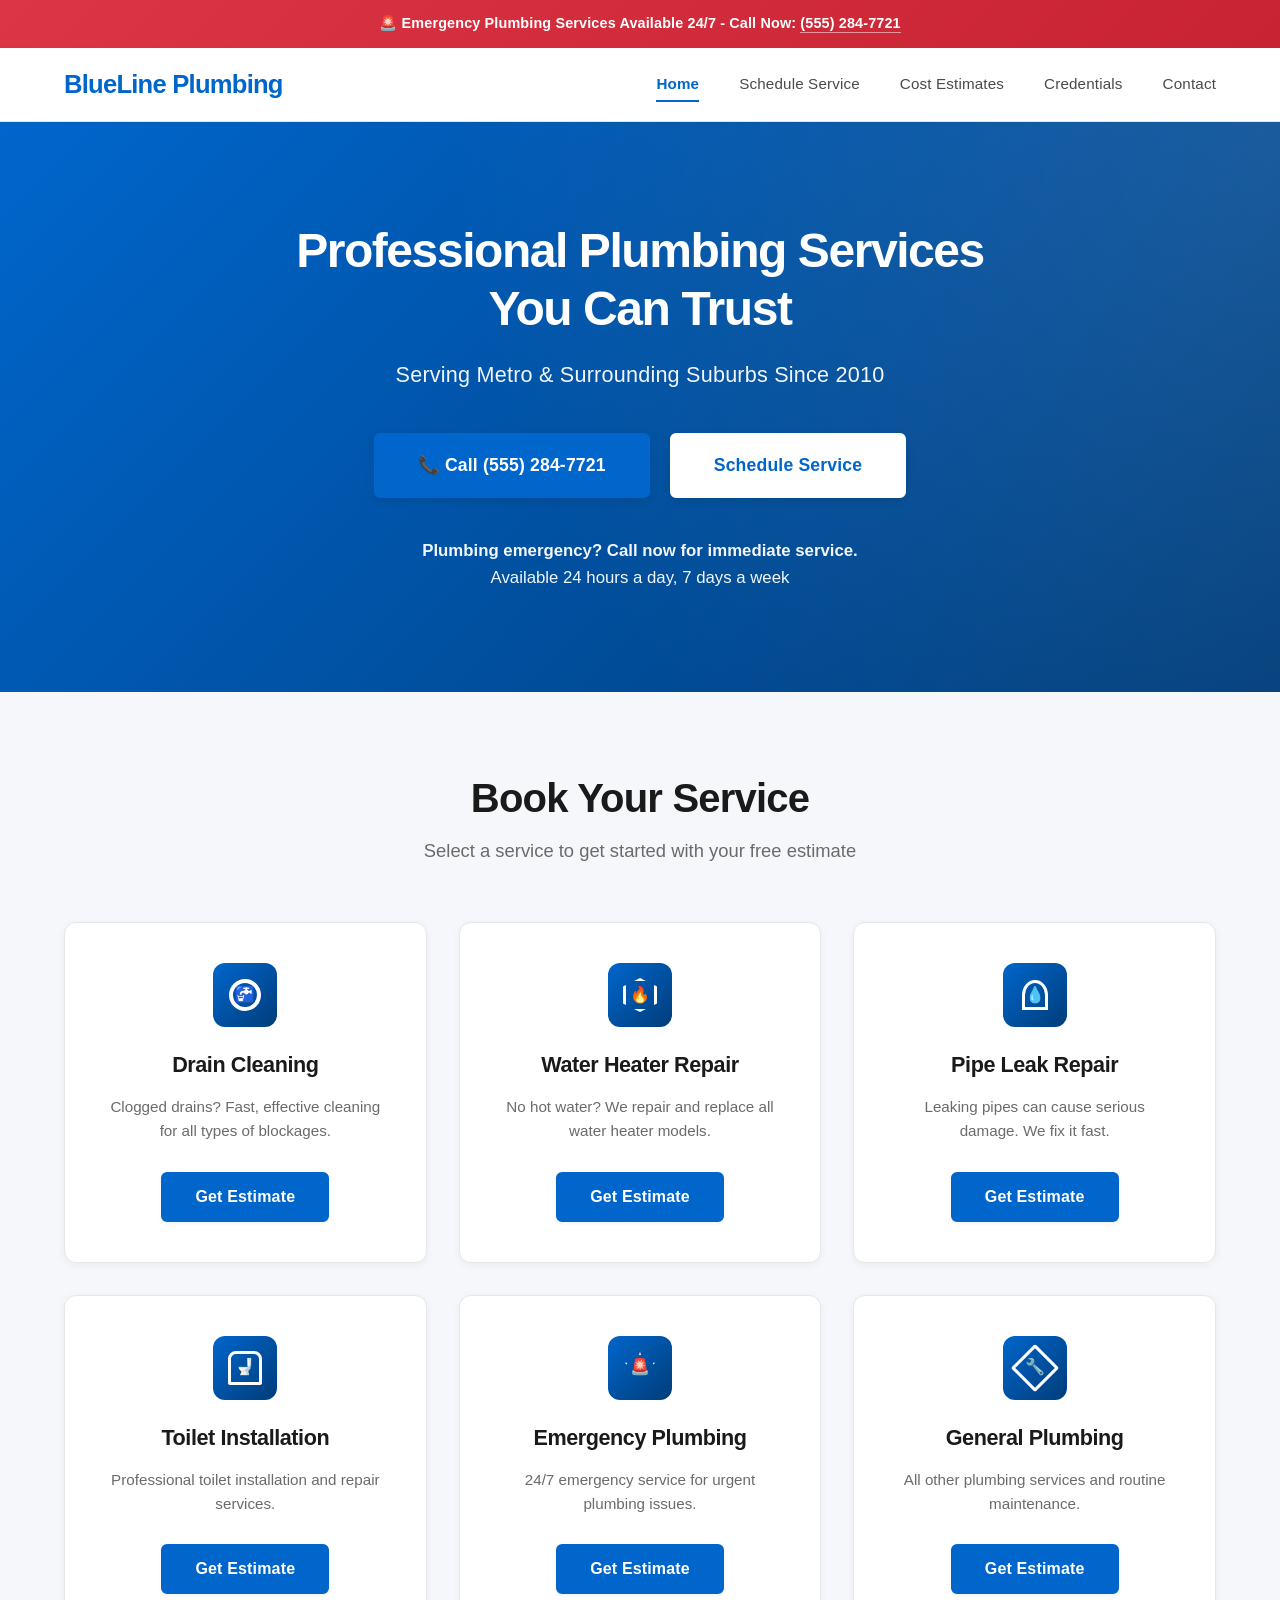
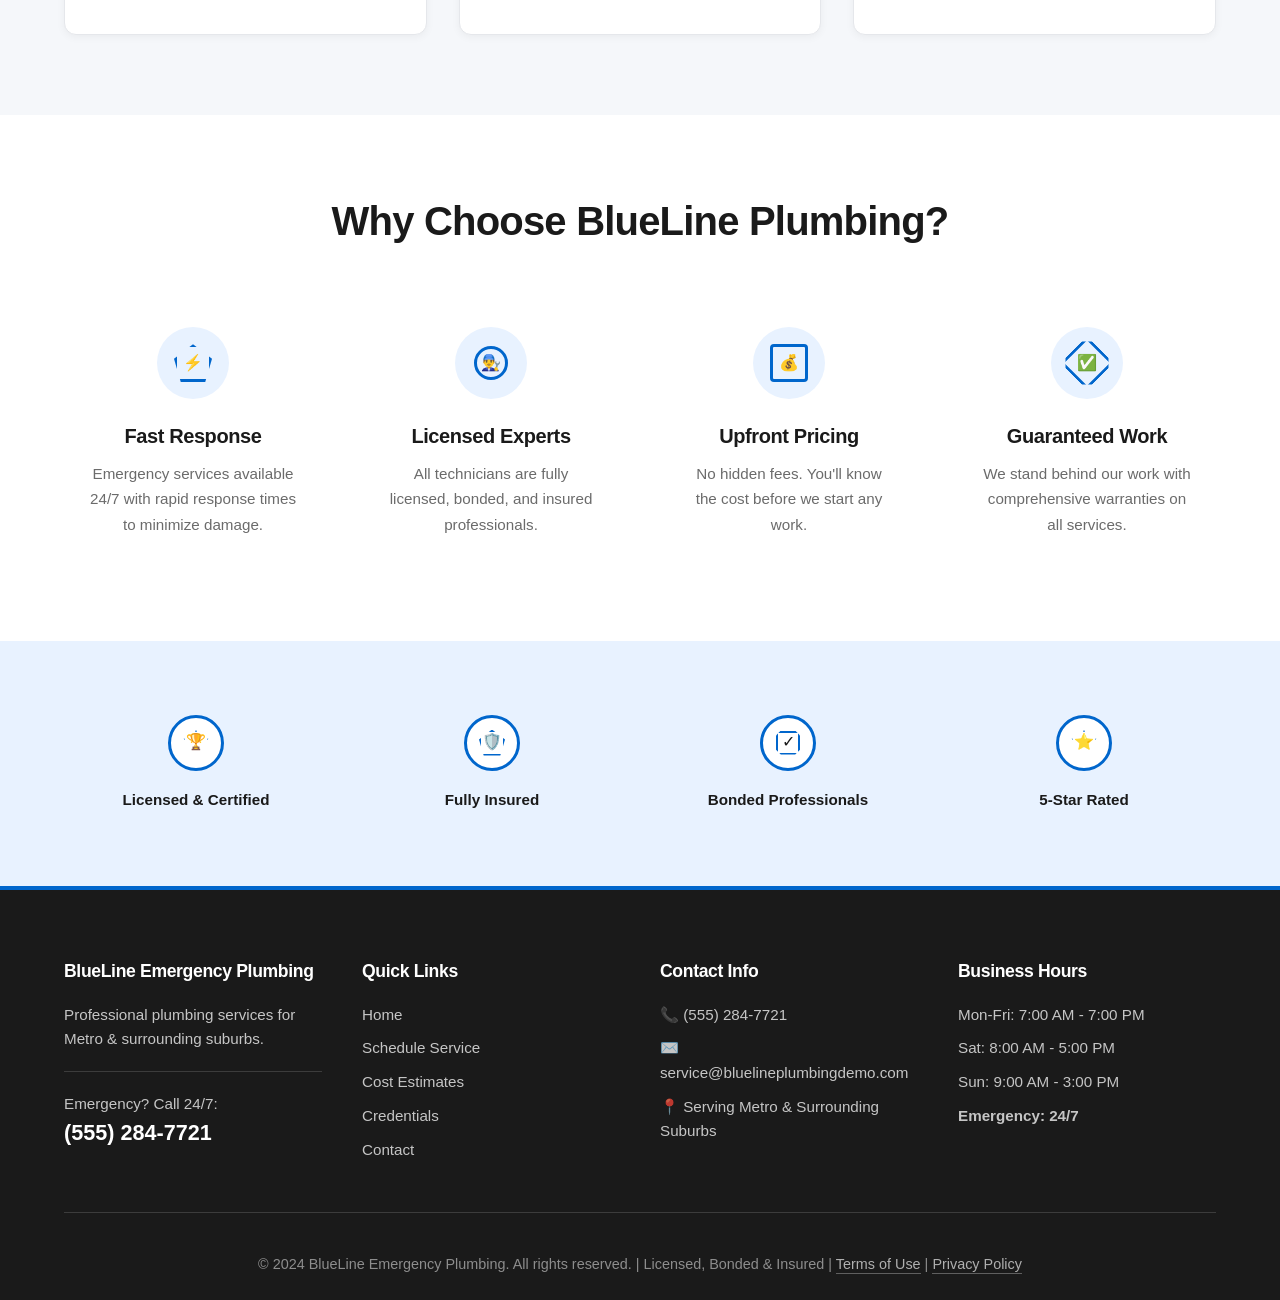
<file: index.html>
<!DOCTYPE html>
<html lang="en">
<head>
    <meta charset="UTF-8">
    <meta name="viewport" content="width=device-width, initial-scale=1.0">
    <title>BlueLine Emergency Plumbing - 24/7 Service</title>
    <link rel="stylesheet" href="css/styles.css">
</head>
<body>
    <!-- Emergency Banner -->
    <div class="emergency-banner">
        <p>🚨 Emergency Plumbing Services Available 24/7 - Call Now: <a href="tel:5552847721">(555) 284-7721</a></p>
    </div>

    <!-- Navigation -->
    <nav class="navbar">
        <div class="container nav-container">
            <div class="logo">
                <h2>BlueLine Plumbing</h2>
            </div>
            <ul class="nav-menu">
                <li><a href="index.html" class="active">Home</a></li>
                <li><a href="schedule.html">Schedule Service</a></li>
                <li><a href="estimates.html">Cost Estimates</a></li>
                <li><a href="credentials.html">Credentials</a></li>
                <li><a href="contact.html">Contact</a></li>
            </ul>
            <div class="hamburger">
                <span></span>
                <span></span>
                <span></span>
            </div>
        </div>
    </nav>

    <!-- Hero Section -->
    <section class="hero">
        <div class="container hero-content">
            <h1>Professional Plumbing Services You Can Trust</h1>
            <p class="hero-subtitle">Serving Metro & Surrounding Suburbs Since 2010</p>
            <div class="hero-cta">
                <a href="tel:5552847721" class="btn btn-primary btn-large">
                    📞 Call (555) 284-7721
                </a>
                <a href="schedule.html" class="btn btn-secondary btn-large">
                    Schedule Service
                </a>
            </div>
            <p class="emergency-text">
                <strong>Plumbing emergency? Call now for immediate service.</strong><br>
                Available 24 hours a day, 7 days a week
            </p>
        </div>
    </section>

    <!-- Book Your Service -->
    <section class="services-booking">
        <div class="container">
            <h2>Book Your Service</h2>
            <p class="section-subtitle">Select a service to get started with your free estimate</p>
            
            <div class="service-grid">
                <div class="service-card" data-service="drain-cleaning">
                    <div class="service-icon">🚰</div>
                    <h3>Drain Cleaning</h3>
                    <p>Clogged drains? Fast, effective cleaning for all types of blockages.</p>
                    <button class="btn btn-primary" onclick="bookService('Drain Cleaning')">Get Estimate</button>
                </div>

                <div class="service-card" data-service="water-heater">
                    <div class="service-icon">🔥</div>
                    <h3>Water Heater Repair</h3>
                    <p>No hot water? We repair and replace all water heater models.</p>
                    <button class="btn btn-primary" onclick="bookService('Water Heater Repair')">Get Estimate</button>
                </div>

                <div class="service-card" data-service="pipe-leak">
                    <div class="service-icon">💧</div>
                    <h3>Pipe Leak Repair</h3>
                    <p>Leaking pipes can cause serious damage. We fix it fast.</p>
                    <button class="btn btn-primary" onclick="bookService('Pipe Leak Repair')">Get Estimate</button>
                </div>

                <div class="service-card" data-service="toilet-installation">
                    <div class="service-icon">🚽</div>
                    <h3>Toilet Installation</h3>
                    <p>Professional toilet installation and repair services.</p>
                    <button class="btn btn-primary" onclick="bookService('Toilet Installation')">Get Estimate</button>
                </div>

                <div class="service-card" data-service="emergency-plumbing">
                    <div class="service-icon">🚨</div>
                    <h3>Emergency Plumbing</h3>
                    <p>24/7 emergency service for urgent plumbing issues.</p>
                    <button class="btn btn-primary" onclick="bookService('Emergency Plumbing')">Get Estimate</button>
                </div>

                <div class="service-card" data-service="general-plumbing">
                    <div class="service-icon">🔧</div>
                    <h3>General Plumbing</h3>
                    <p>All other plumbing services and routine maintenance.</p>
                    <button class="btn btn-primary" onclick="bookService('General Plumbing')">Get Estimate</button>
                </div>
            </div>
        </div>
    </section>

    <!-- Why Choose Us -->
    <section class="why-choose">
        <div class="container">
            <h2>Why Choose BlueLine Plumbing?</h2>
            
            <div class="features-grid">
                <div class="feature">
                    <div class="feature-icon">⚡</div>
                    <h3>Fast Response</h3>
                    <p>Emergency services available 24/7 with rapid response times to minimize damage.</p>
                </div>

                <div class="feature">
                    <div class="feature-icon">👨‍🔧</div>
                    <h3>Licensed Experts</h3>
                    <p>All technicians are fully licensed, bonded, and insured professionals.</p>
                </div>

                <div class="feature">
                    <div class="feature-icon">💰</div>
                    <h3>Upfront Pricing</h3>
                    <p>No hidden fees. You'll know the cost before we start any work.</p>
                </div>

                <div class="feature">
                    <div class="feature-icon">✅</div>
                    <h3>Guaranteed Work</h3>
                    <p>We stand behind our work with comprehensive warranties on all services.</p>
                </div>
            </div>
        </div>
    </section>

    <!-- Trust Badges -->
    <section class="trust-badges">
        <div class="container">
            <div class="badges-grid">
                <div class="badge">
                    <div class="badge-icon">🏆</div>
                    <p>Licensed & Certified</p>
                </div>
                <div class="badge">
                    <div class="badge-icon">🛡️</div>
                    <p>Fully Insured</p>
                </div>
                <div class="badge">
                    <div class="badge-icon">✓</div>
                    <p>Bonded Professionals</p>
                </div>
                <div class="badge">
                    <div class="badge-icon">⭐</div>
                    <p>5-Star Rated</p>
                </div>
            </div>
        </div>
    </section>

    <!-- Footer -->
    <footer class="footer">
        <div class="container">
            <div class="footer-grid">
                <div class="footer-section">
                    <h3>BlueLine Emergency Plumbing</h3>
                    <p>Professional plumbing services for Metro & surrounding suburbs.</p>
                    <p class="footer-emergency">Emergency? Call 24/7:<br><a href="tel:5552847721">(555) 284-7721</a></p>
                </div>

                <div class="footer-section">
                    <h4>Quick Links</h4>
                    <ul>
                        <li><a href="index.html">Home</a></li>
                        <li><a href="schedule.html">Schedule Service</a></li>
                        <li><a href="estimates.html">Cost Estimates</a></li>
                        <li><a href="credentials.html">Credentials</a></li>
                        <li><a href="contact.html">Contact</a></li>
                    </ul>
                </div>

                <div class="footer-section">
                    <h4>Contact Info</h4>
                    <p>📞 <a href="tel:5552847721">(555) 284-7721</a></p>
                    <p>✉️ <a href="mailto:service@bluelineplumbingdemo.com">service@bluelineplumbingdemo.com</a></p>
                    <p>📍 Serving Metro & Surrounding Suburbs</p>
                </div>

                <div class="footer-section">
                    <h4>Business Hours</h4>
                    <p>Mon-Fri: 7:00 AM - 7:00 PM</p>
                    <p>Sat: 8:00 AM - 5:00 PM</p>
                    <p>Sun: 9:00 AM - 3:00 PM</p>
                    <p><strong>Emergency: 24/7</strong></p>
                </div>
            </div>

            <div class="footer-bottom">
                <p>&copy; 2024 BlueLine Emergency Plumbing. All rights reserved. | Licensed, Bonded & Insured | <a href="terms.html">Terms of Use</a> | <a href="privacy.html">Privacy Policy</a></p>
            </div>
        </div>
    </footer>

    <script src="js/main.js"></script>
</body>
</html>
</file>
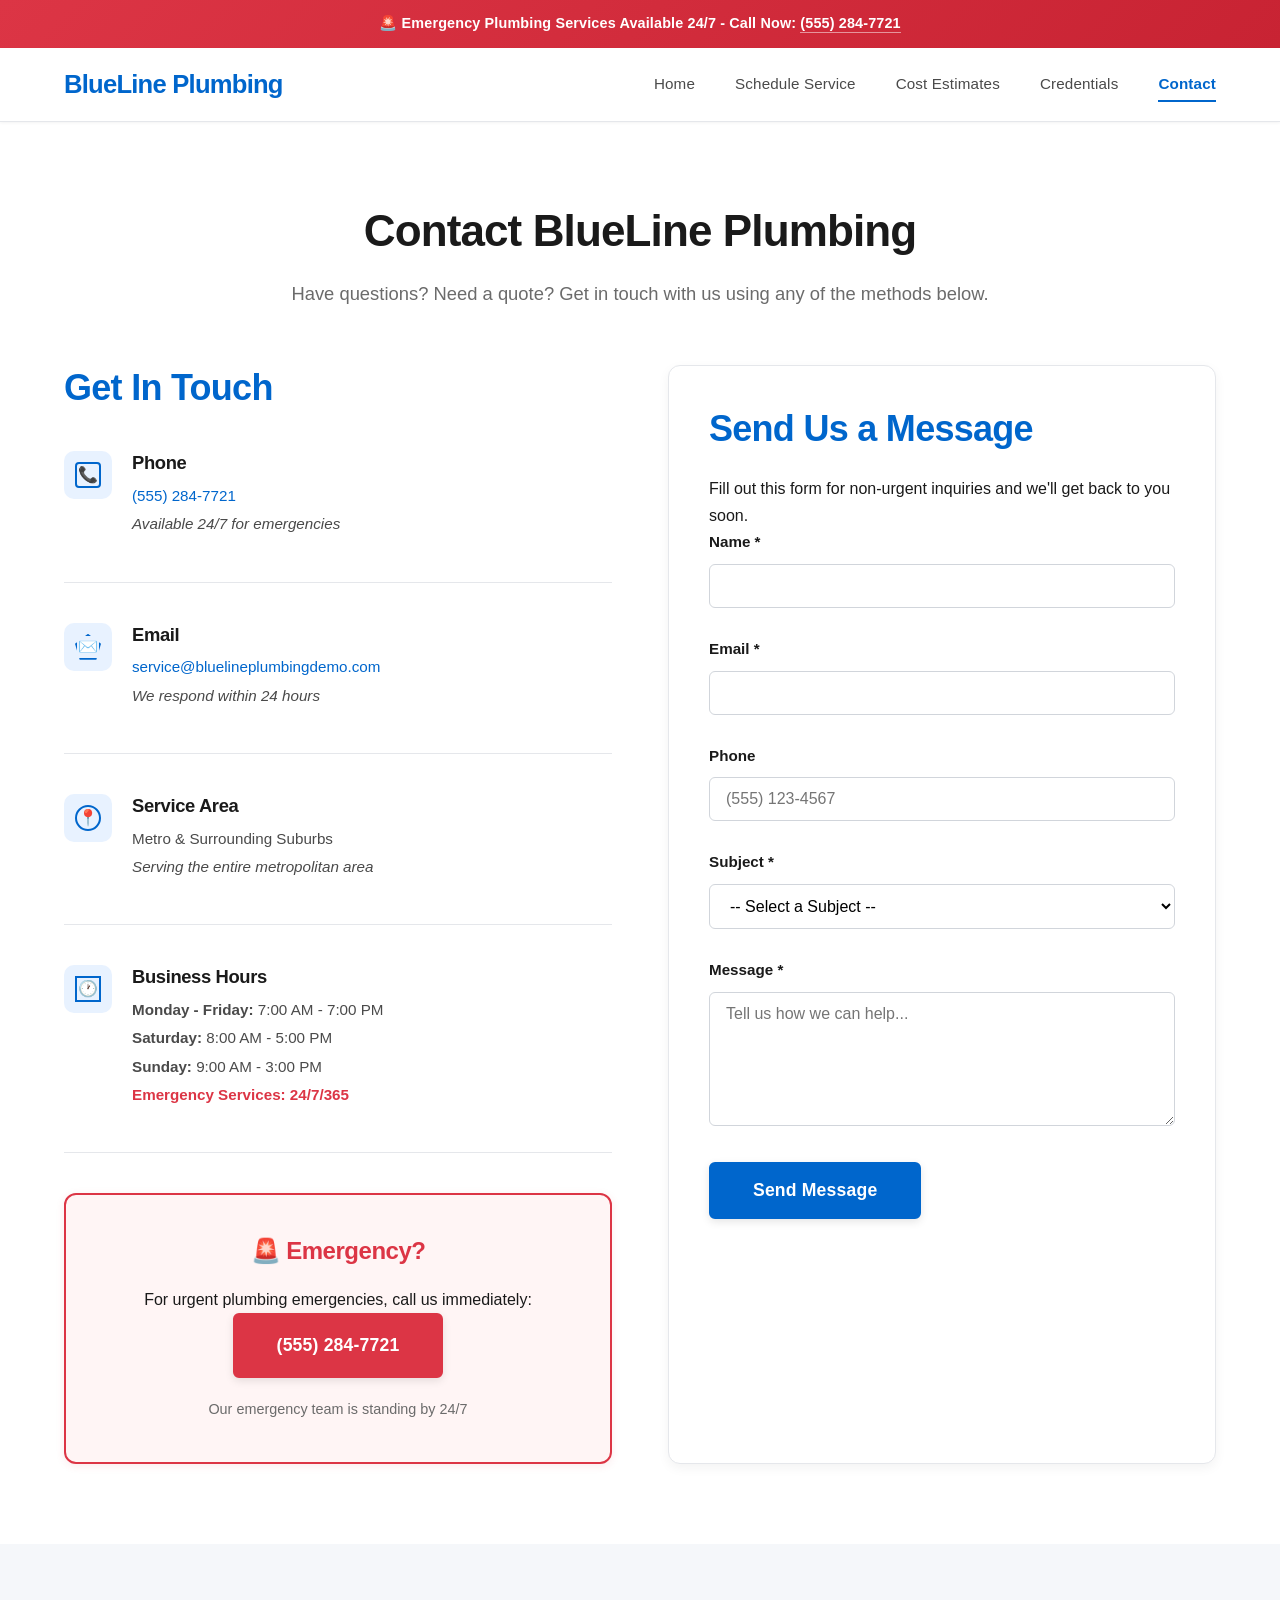
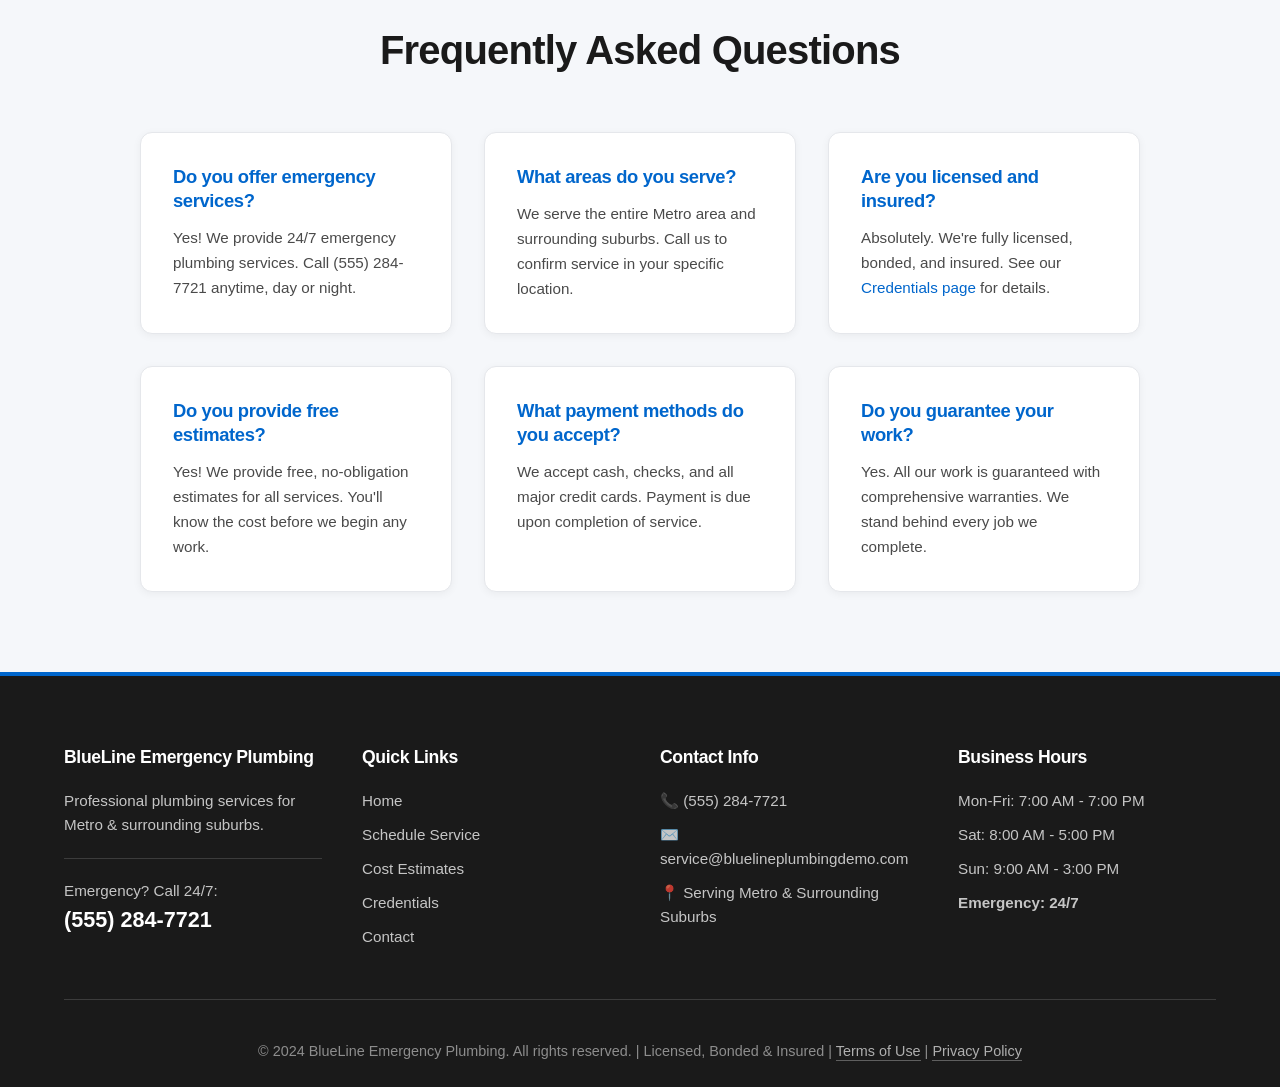
<file: contact.html>
<!DOCTYPE html>
<html lang="en">
<head>
    <meta charset="UTF-8">
    <meta name="viewport" content="width=device-width, initial-scale=1.0">
    <title>Contact Us - BlueLine Emergency Plumbing</title>
    <link rel="stylesheet" href="css/styles.css">
</head>
<body>
    <!-- Emergency Banner -->
    <div class="emergency-banner">
        <p>🚨 Emergency Plumbing Services Available 24/7 - Call Now: <a href="tel:5552847721">(555) 284-7721</a></p>
    </div>

    <!-- Navigation -->
    <nav class="navbar">
        <div class="container nav-container">
            <div class="logo">
                <h2>BlueLine Plumbing</h2>
            </div>
            <ul class="nav-menu">
                <li><a href="index.html">Home</a></li>
                <li><a href="schedule.html">Schedule Service</a></li>
                <li><a href="estimates.html">Cost Estimates</a></li>
                <li><a href="credentials.html">Credentials</a></li>
                <li><a href="contact.html" class="active">Contact</a></li>
            </ul>
            <div class="hamburger">
                <span></span>
                <span></span>
                <span></span>
            </div>
        </div>
    </nav>

    <!-- Contact Section -->
    <section class="contact-section">
        <div class="container">
            <h1>Contact BlueLine Plumbing</h1>
            <p class="section-intro">Have questions? Need a quote? Get in touch with us using any of the methods below.</p>

            <div class="contact-grid">
                <!-- Contact Information -->
                <div class="contact-info">
                    <h2>Get In Touch</h2>
                    
                    <div class="contact-method">
                        <div class="contact-icon">📞</div>
                        <div class="contact-details">
                            <h3>Phone</h3>
                            <p><a href="tel:5552847721">(555) 284-7721</a></p>
                            <p class="contact-note">Available 24/7 for emergencies</p>
                        </div>
                    </div>

                    <div class="contact-method">
                        <div class="contact-icon">✉️</div>
                        <div class="contact-details">
                            <h3>Email</h3>
                            <p><a href="mailto:service@bluelineplumbingdemo.com">service@bluelineplumbingdemo.com</a></p>
                            <p class="contact-note">We respond within 24 hours</p>
                        </div>
                    </div>

                    <div class="contact-method">
                        <div class="contact-icon">📍</div>
                        <div class="contact-details">
                            <h3>Service Area</h3>
                            <p>Metro & Surrounding Suburbs</p>
                            <p class="contact-note">Serving the entire metropolitan area</p>
                        </div>
                    </div>

                    <div class="contact-method">
                        <div class="contact-icon">🕐</div>
                        <div class="contact-details">
                            <h3>Business Hours</h3>
                            <p><strong>Monday - Friday:</strong> 7:00 AM - 7:00 PM</p>
                            <p><strong>Saturday:</strong> 8:00 AM - 5:00 PM</p>
                            <p><strong>Sunday:</strong> 9:00 AM - 3:00 PM</p>
                            <p class="emergency-hours"><strong>Emergency Services: 24/7/365</strong></p>
                        </div>
                    </div>

                    <div class="emergency-contact-box">
                        <h3>🚨 Emergency?</h3>
                        <p>For urgent plumbing emergencies, call us immediately:</p>
                        <a href="tel:5552847721" class="btn btn-emergency btn-large">(555) 284-7721</a>
                        <p class="emergency-note">Our emergency team is standing by 24/7</p>
                    </div>
                </div>

                <!-- Contact Form -->
                <div class="contact-form-container">
                    <h2>Send Us a Message</h2>
                    <p>Fill out this form for non-urgent inquiries and we'll get back to you soon.</p>

                    <form id="contactForm" class="contact-form">
                        <div class="form-group">
                            <label for="contactName">Name *</label>
                            <input type="text" id="contactName" name="contactName" required>
                        </div>

                        <div class="form-group">
                            <label for="contactEmail">Email *</label>
                            <input type="email" id="contactEmail" name="contactEmail" required>
                        </div>

                        <div class="form-group">
                            <label for="contactPhone">Phone</label>
                            <input type="tel" id="contactPhone" name="contactPhone" placeholder="(555) 123-4567">
                        </div>

                        <div class="form-group">
                            <label for="contactSubject">Subject *</label>
                            <select id="contactSubject" name="contactSubject" required>
                                <option value="">-- Select a Subject --</option>
                                <option value="General Inquiry">General Inquiry</option>
                                <option value="Request Quote">Request Quote</option>
                                <option value="Schedule Service">Schedule Service</option>
                                <option value="Billing Question">Billing Question</option>
                                <option value="Feedback">Feedback</option>
                                <option value="Other">Other</option>
                            </select>
                        </div>

                        <div class="form-group">
                            <label for="contactMessage">Message *</label>
                            <textarea id="contactMessage" name="contactMessage" rows="6" required placeholder="Tell us how we can help..."></textarea>
                        </div>

                        <button type="submit" class="btn btn-primary btn-large">Send Message</button>
                    </form>

                    <!-- Success Message -->
                    <div id="contactSuccess" class="success-message" style="display: none;">
                        <h3>✅ Message Sent!</h3>
                        <p>Thank you for contacting BlueLine Emergency Plumbing. We've received your message and will respond shortly.</p>
                        <button onclick="resetContactForm()" class="btn btn-secondary">Send Another Message</button>
                    </div>
                </div>
            </div>
        </div>
    </section>

    <!-- FAQ Section -->
    <section class="faq-section">
        <div class="container">
            <h2>Frequently Asked Questions</h2>
            
            <div class="faq-grid">
                <div class="faq-item">
                    <h3>Do you offer emergency services?</h3>
                    <p>Yes! We provide 24/7 emergency plumbing services. Call (555) 284-7721 anytime, day or night.</p>
                </div>

                <div class="faq-item">
                    <h3>What areas do you serve?</h3>
                    <p>We serve the entire Metro area and surrounding suburbs. Call us to confirm service in your specific location.</p>
                </div>

                <div class="faq-item">
                    <h3>Are you licensed and insured?</h3>
                    <p>Absolutely. We're fully licensed, bonded, and insured. See our <a href="credentials.html">Credentials page</a> for details.</p>
                </div>

                <div class="faq-item">
                    <h3>Do you provide free estimates?</h3>
                    <p>Yes! We provide free, no-obligation estimates for all services. You'll know the cost before we begin any work.</p>
                </div>

                <div class="faq-item">
                    <h3>What payment methods do you accept?</h3>
                    <p>We accept cash, checks, and all major credit cards. Payment is due upon completion of service.</p>
                </div>

                <div class="faq-item">
                    <h3>Do you guarantee your work?</h3>
                    <p>Yes. All our work is guaranteed with comprehensive warranties. We stand behind every job we complete.</p>
                </div>
            </div>
        </div>
    </section>

    <!-- Footer -->
    <footer class="footer">
        <div class="container">
            <div class="footer-grid">
                <div class="footer-section">
                    <h3>BlueLine Emergency Plumbing</h3>
                    <p>Professional plumbing services for Metro & surrounding suburbs.</p>
                    <p class="footer-emergency">Emergency? Call 24/7:<br><a href="tel:5552847721">(555) 284-7721</a></p>
                </div>

                <div class="footer-section">
                    <h4>Quick Links</h4>
                    <ul>
                        <li><a href="index.html">Home</a></li>
                        <li><a href="schedule.html">Schedule Service</a></li>
                        <li><a href="estimates.html">Cost Estimates</a></li>
                        <li><a href="credentials.html">Credentials</a></li>
                        <li><a href="contact.html">Contact</a></li>
                    </ul>
                </div>

                <div class="footer-section">
                    <h4>Contact Info</h4>
                    <p>📞 <a href="tel:5552847721">(555) 284-7721</a></p>
                    <p>✉️ <a href="mailto:service@bluelineplumbingdemo.com">service@bluelineplumbingdemo.com</a></p>
                    <p>📍 Serving Metro & Surrounding Suburbs</p>
                </div>

                <div class="footer-section">
                    <h4>Business Hours</h4>
                    <p>Mon-Fri: 7:00 AM - 7:00 PM</p>
                    <p>Sat: 8:00 AM - 5:00 PM</p>
                    <p>Sun: 9:00 AM - 3:00 PM</p>
                    <p><strong>Emergency: 24/7</strong></p>
                </div>
            </div>

            <div class="footer-bottom">
<p>&copy; 2024 BlueLine Emergency Plumbing. All rights reserved. | Licensed, Bonded & Insured | <a href="terms.html">Terms of Use</a> | <a href="privacy.html">Privacy Policy</a></p>            </div>
        </div>
    </footer>

    <script src="js/main.js"></script>
</body>
</html>
</file>
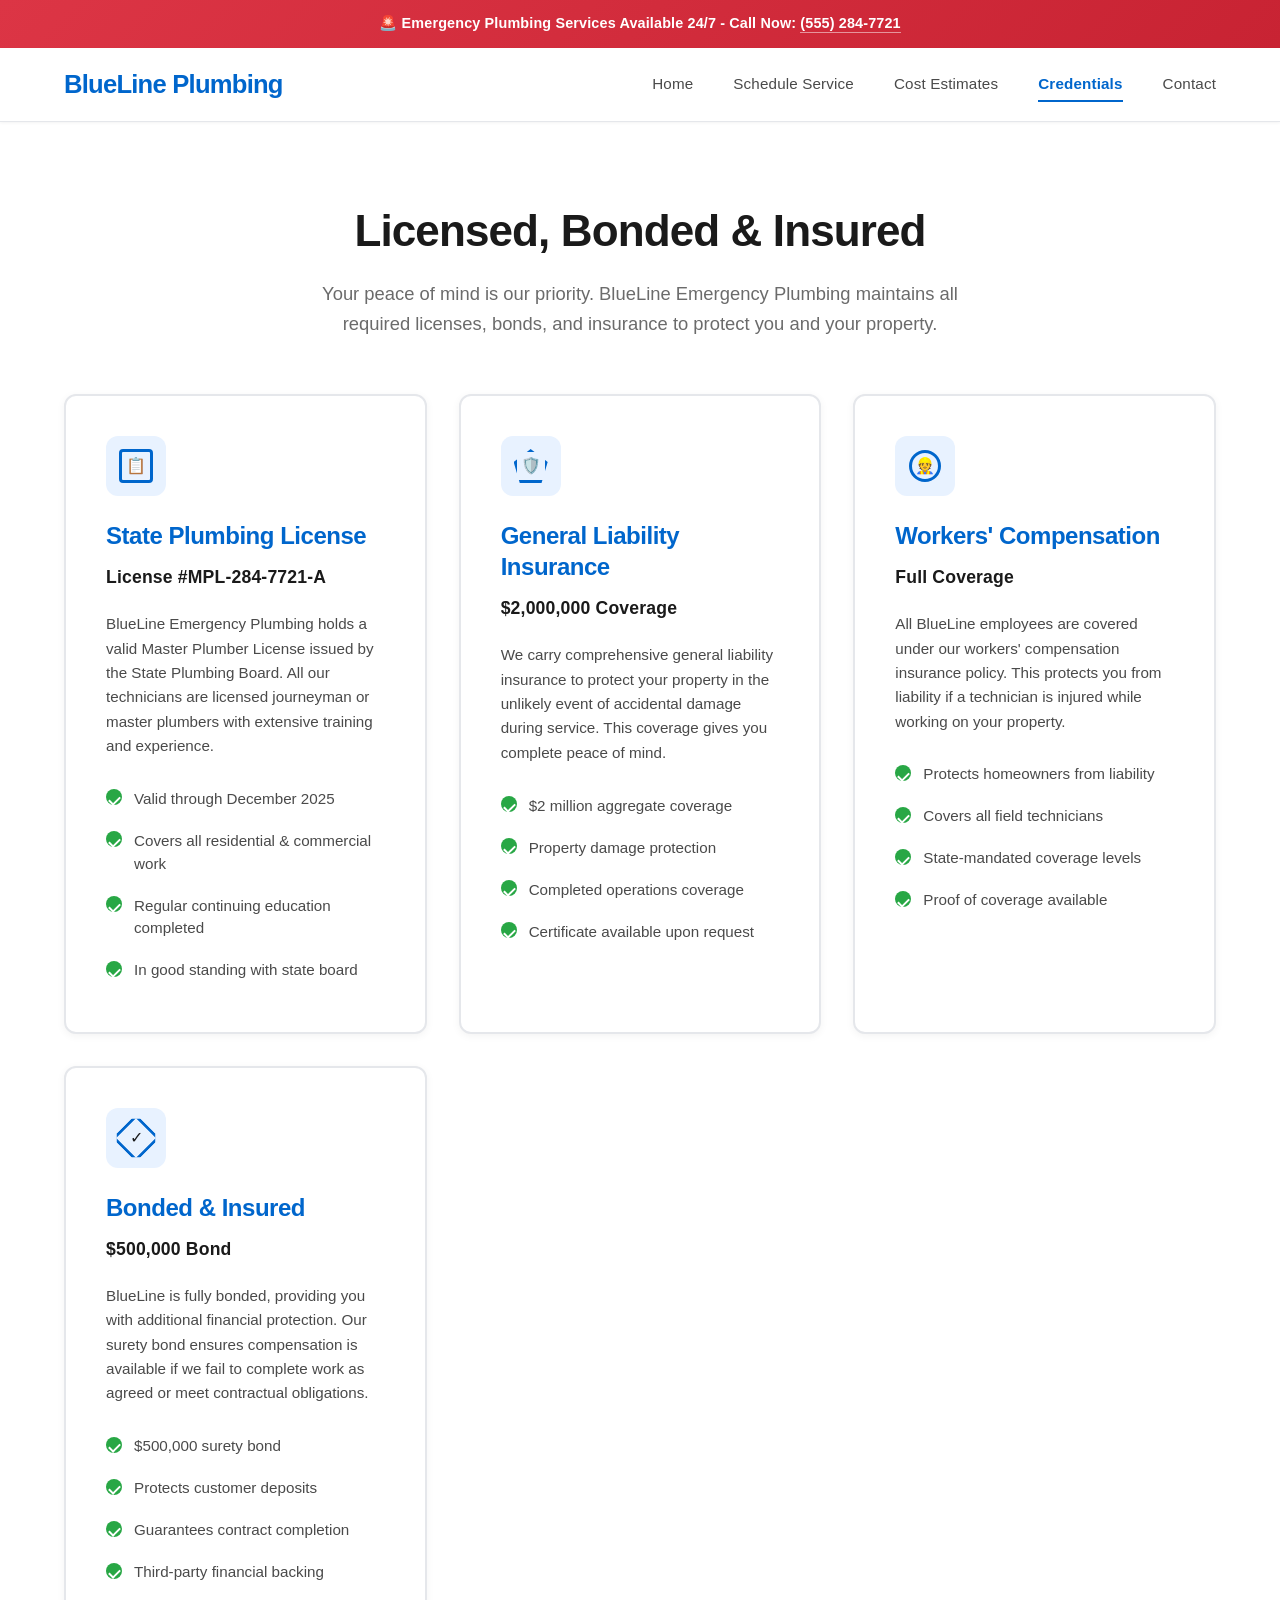
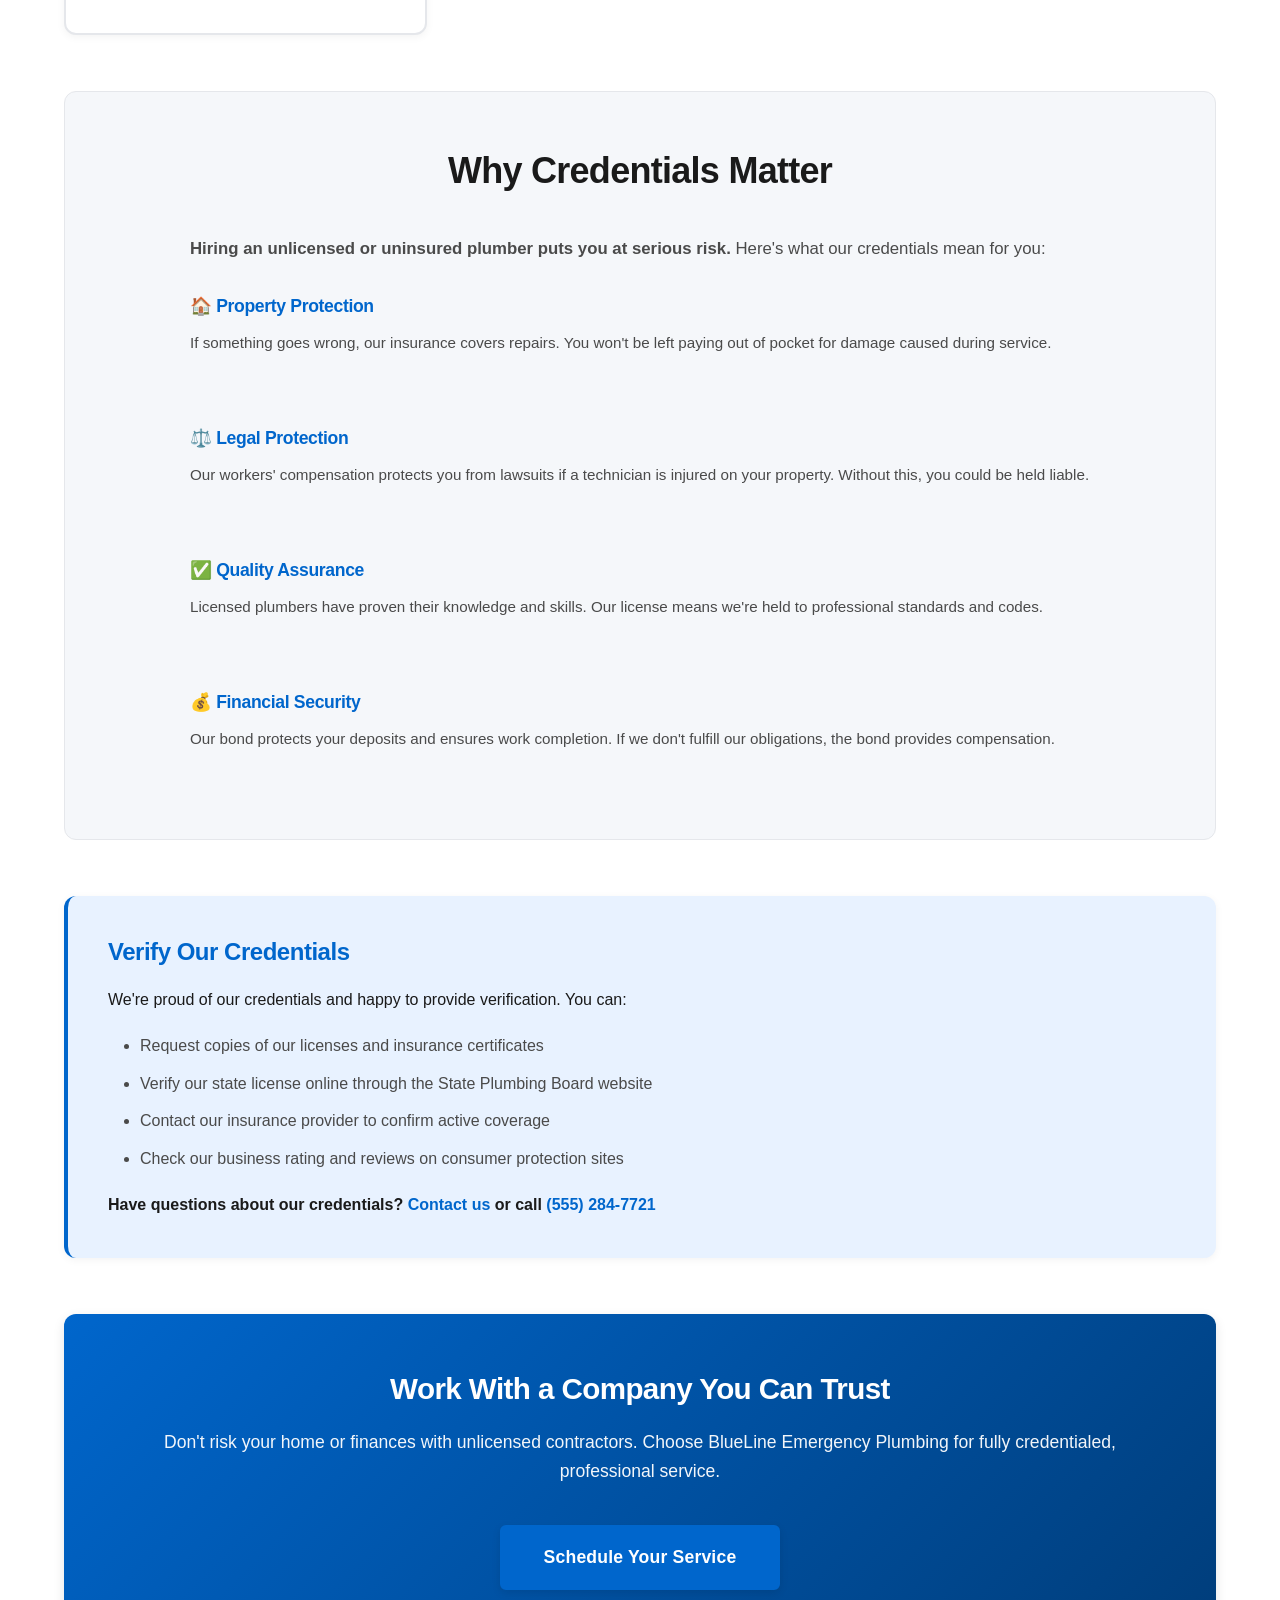
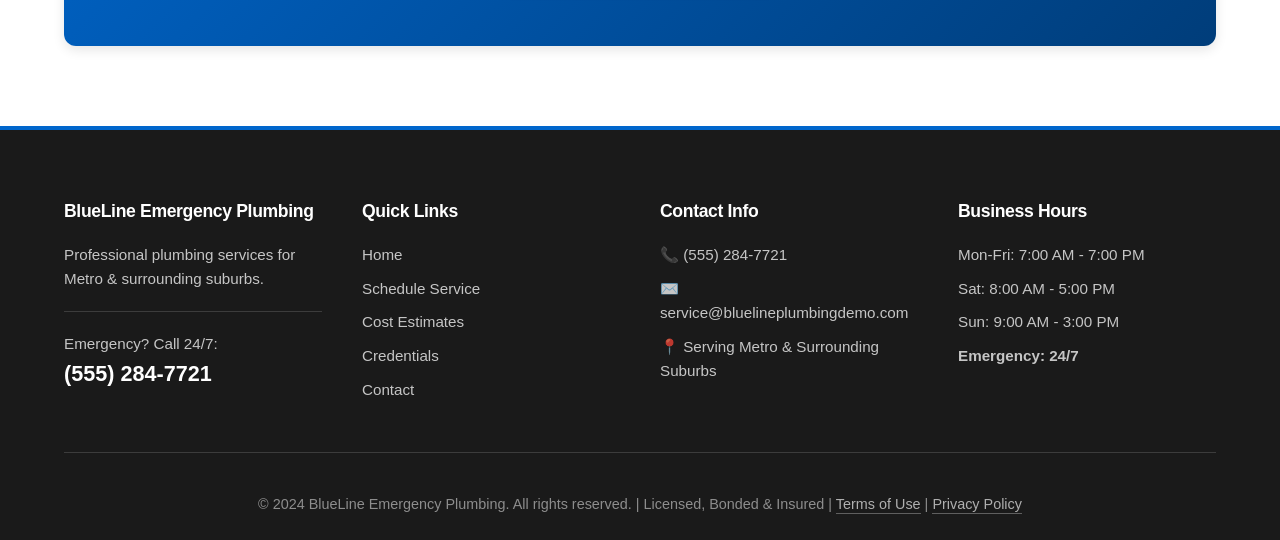
<file: credentials.html>
<!DOCTYPE html>
<html lang="en">
<head>
    <meta charset="UTF-8">
    <meta name="viewport" content="width=device-width, initial-scale=1.0">
    <title>Credentials & Insurance - BlueLine Emergency Plumbing</title>
    <link rel="stylesheet" href="css/styles.css">
</head>
<body>
    <!-- Emergency Banner -->
    <div class="emergency-banner">
        <p>🚨 Emergency Plumbing Services Available 24/7 - Call Now: <a href="tel:5552847721">(555) 284-7721</a></p>
    </div>

    <!-- Navigation -->
    <nav class="navbar">
        <div class="container nav-container">
            <div class="logo">
                <h2>BlueLine Plumbing</h2>
            </div>
            <ul class="nav-menu">
                <li><a href="index.html">Home</a></li>
                <li><a href="schedule.html">Schedule Service</a></li>
                <li><a href="estimates.html">Cost Estimates</a></li>
                <li><a href="credentials.html" class="active">Credentials</a></li>
                <li><a href="contact.html">Contact</a></li>
            </ul>
            <div class="hamburger">
                <span></span>
                <span></span>
                <span></span>
            </div>
        </div>
    </nav>

    <!-- Credentials Section -->
    <section class="credentials-section">
        <div class="container">
            <h1>Licensed, Bonded & Insured</h1>
            <p class="section-intro">Your peace of mind is our priority. BlueLine Emergency Plumbing maintains all required licenses, bonds, and insurance to protect you and your property.</p>

            <!-- Credentials Grid -->
            <div class="credentials-grid">
                <!-- State License -->
                <div class="credential-card">
                    <div class="credential-icon">📋</div>
                    <h3>State Plumbing License</h3>
                    <div class="credential-number">License #MPL-284-7721-A</div>
                    <p>BlueLine Emergency Plumbing holds a valid Master Plumber License issued by the State Plumbing Board. All our technicians are licensed journeyman or master plumbers with extensive training and experience.</p>
                    <ul class="credential-list">
                        <li>Valid through December 2025</li>
                        <li>Covers all residential & commercial work</li>
                        <li>Regular continuing education completed</li>
                        <li>In good standing with state board</li>
                    </ul>
                </div>

                <!-- General Liability Insurance -->
                <div class="credential-card">
                    <div class="credential-icon">🛡️</div>
                    <h3>General Liability Insurance</h3>
                    <div class="credential-number">$2,000,000 Coverage</div>
                    <p>We carry comprehensive general liability insurance to protect your property in the unlikely event of accidental damage during service. This coverage gives you complete peace of mind.</p>
                    <ul class="credential-list">
                        <li>$2 million aggregate coverage</li>
                        <li>Property damage protection</li>
                        <li>Completed operations coverage</li>
                    <li>Certificate available upon request</li>
                </ul>
            </div>

            <!-- Workers' Compensation -->
            <div class="credential-card">
                <div class="credential-icon">👷</div>
                <h3>Workers' Compensation</h3>
                <div class="credential-number">Full Coverage</div>
                <p>All BlueLine employees are covered under our workers' compensation insurance policy. This protects you from liability if a technician is injured while working on your property.</p>
                <ul class="credential-list">
                    <li>Protects homeowners from liability</li>
                    <li>Covers all field technicians</li>
                    <li>State-mandated coverage levels</li>
                    <li>Proof of coverage available</li>
                </ul>
            </div>

            <!-- Bonded -->
            <div class="credential-card">
                <div class="credential-icon">✓</div>
                <h3>Bonded & Insured</h3>
                <div class="credential-number">$500,000 Bond</div>
                <p>BlueLine is fully bonded, providing you with additional financial protection. Our surety bond ensures compensation is available if we fail to complete work as agreed or meet contractual obligations.</p>
                <ul class="credential-list">
                    <li>$500,000 surety bond</li>
                    <li>Protects customer deposits</li>
                    <li>Guarantees contract completion</li>
                    <li>Third-party financial backing</li>
                </ul>
            </div>
        </div>

        <!-- Why This Matters -->
        <div class="why-matters">
            <h2>Why Credentials Matter</h2>
            <div class="matters-content">
                <div class="matters-text">
                    <p><strong>Hiring an unlicensed or uninsured plumber puts you at serious risk.</strong> Here's what our credentials mean for you:</p>
                    
                    <div class="protection-points">
                        <div class="protection-point">
                            <h4>🏠 Property Protection</h4>
                            <p>If something goes wrong, our insurance covers repairs. You won't be left paying out of pocket for damage caused during service.</p>
                        </div>

                        <div class="protection-point">
                            <h4>⚖️ Legal Protection</h4>
                            <p>Our workers' compensation protects you from lawsuits if a technician is injured on your property. Without this, you could be held liable.</p>
                        </div>

                        <div class="protection-point">
                            <h4>✅ Quality Assurance</h4>
                            <p>Licensed plumbers have proven their knowledge and skills. Our license means we're held to professional standards and codes.</p>
                        </div>

                        <div class="protection-point">
                            <h4>💰 Financial Security</h4>
                            <p>Our bond protects your deposits and ensures work completion. If we don't fulfill our obligations, the bond provides compensation.</p>
                        </div>
                    </div>
                </div>
            </div>
        </div>

        <!-- Verification Section -->
        <div class="verification-box">
            <h3>Verify Our Credentials</h3>
            <p>We're proud of our credentials and happy to provide verification. You can:</p>
            <ul>
                <li>Request copies of our licenses and insurance certificates</li>
                <li>Verify our state license online through the State Plumbing Board website</li>
                <li>Contact our insurance provider to confirm active coverage</li>
                <li>Check our business rating and reviews on consumer protection sites</li>
            </ul>
            <p class="verification-cta">Have questions about our credentials? <a href="contact.html">Contact us</a> or call <a href="tel:5552847721">(555) 284-7721</a></p>
        </div>

        <!-- Trust Banner -->
        <div class="trust-banner">
            <h3>Work With a Company You Can Trust</h3>
            <p>Don't risk your home or finances with unlicensed contractors. Choose BlueLine Emergency Plumbing for fully credentialed, professional service.</p>
            <a href="schedule.html" class="btn btn-primary btn-large">Schedule Your Service</a>
        </div>
    </div>
</section>

<!-- Footer -->
<footer class="footer">
    <div class="container">
        <div class="footer-grid">
            <div class="footer-section">
                <h3>BlueLine Emergency Plumbing</h3>
                <p>Professional plumbing services for Metro & surrounding suburbs.</p>
                <p class="footer-emergency">Emergency? Call 24/7:<br><a href="tel:5552847721">(555) 284-7721</a></p>
            </div>

            <div class="footer-section">
                <h4>Quick Links</h4>
                <ul>
                    <li><a href="index.html">Home</a></li>
                    <li><a href="schedule.html">Schedule Service</a></li>
                    <li><a href="estimates.html">Cost Estimates</a></li>
                    <li><a href="credentials.html">Credentials</a></li>
                    <li><a href="contact.html">Contact</a></li>
                </ul>
            </div>

            <div class="footer-section">
                <h4>Contact Info</h4>
                <p>📞 <a href="tel:5552847721">(555) 284-7721</a></p>
                <p>✉️ <a href="mailto:service@bluelineplumbingdemo.com">service@bluelineplumbingdemo.com</a></p>
                <p>📍 Serving Metro & Surrounding Suburbs</p>
            </div>

            <div class="footer-section">
                <h4>Business Hours</h4>
                <p>Mon-Fri: 7:00 AM - 7:00 PM</p>
                <p>Sat: 8:00 AM - 5:00 PM</p>
                <p>Sun: 9:00 AM - 3:00 PM</p>
                <p><strong>Emergency: 24/7</strong></p>
            </div>
        </div>

        <div class="footer-bottom">
<p>&copy; 2024 BlueLine Emergency Plumbing. All rights reserved. | Licensed, Bonded & Insured | <a href="terms.html">Terms of Use</a> | <a href="privacy.html">Privacy Policy</a></p>        </div>
    </div>
</footer>

<script src="js/main.js"></script>
    </body>
</html>
</file>
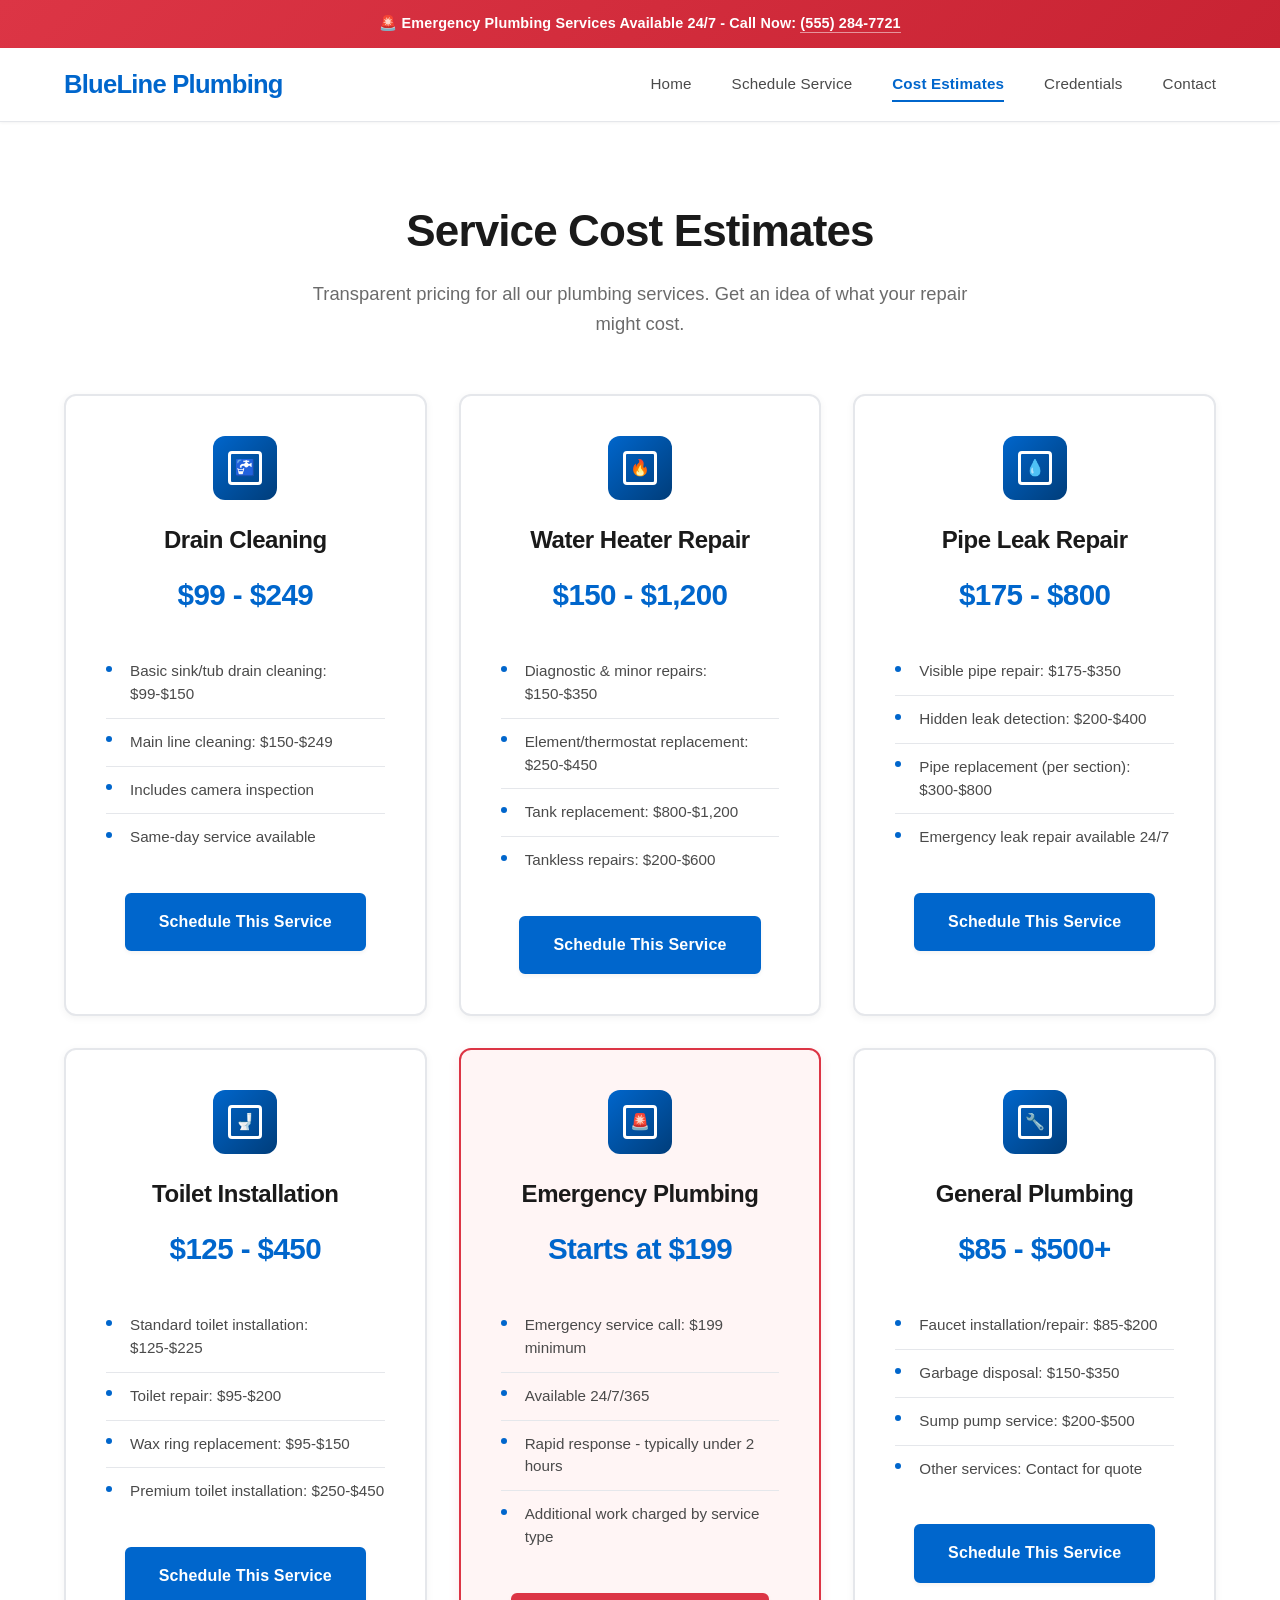
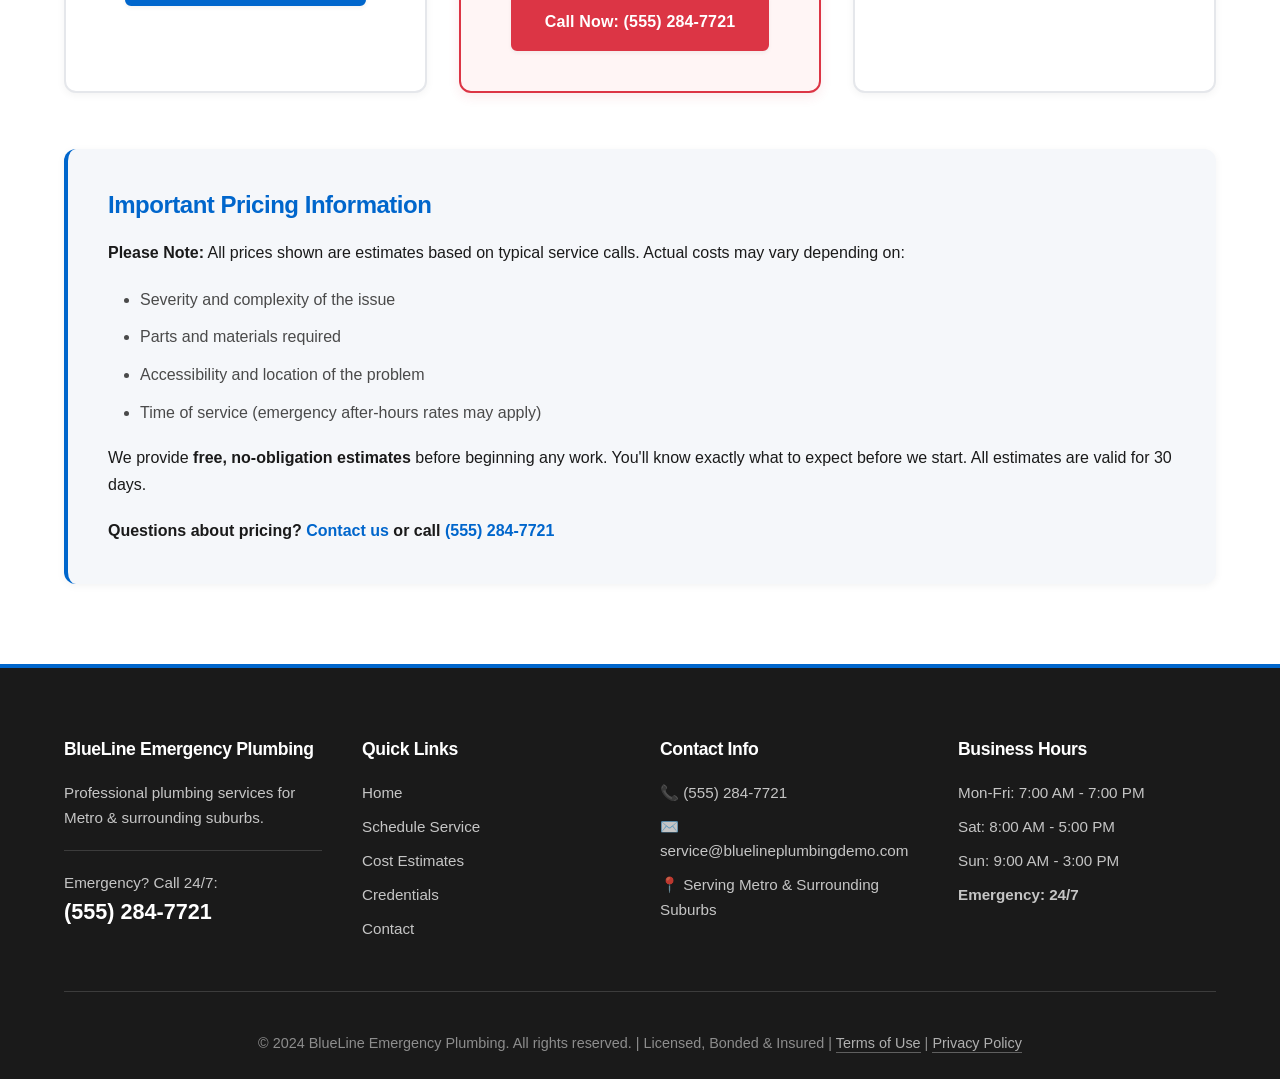
<file: estimates.html>
<!DOCTYPE html>
<html lang="en">
<head>
    <meta charset="UTF-8">
    <meta name="viewport" content="width=device-width, initial-scale=1.0">
    <title>Cost Estimates - BlueLine Emergency Plumbing</title>
    <link rel="stylesheet" href="css/styles.css">
</head>
<body>
    <!-- Emergency Banner -->
    <div class="emergency-banner">
        <p>🚨 Emergency Plumbing Services Available 24/7 - Call Now: <a href="tel:5552847721">(555) 284-7721</a></p>
    </div>

    <!-- Navigation -->
    <nav class="navbar">
        <div class="container nav-container">
            <div class="logo">
                <h2>BlueLine Plumbing</h2>
            </div>
            <ul class="nav-menu">
                <li><a href="index.html">Home</a></li>
                <li><a href="schedule.html">Schedule Service</a></li>
                <li><a href="estimates.html" class="active">Cost Estimates</a></li>
                <li><a href="credentials.html">Credentials</a></li>
                <li><a href="contact.html">Contact</a></li>
            </ul>
            <div class="hamburger">
                <span></span>
                <span></span>
                <span></span>
            </div>
        </div>
    </nav>

    <!-- Estimates Section -->
    <section class="estimates-section">
        <div class="container">
            <h1>Service Cost Estimates</h1>
            <p class="section-intro">Transparent pricing for all our plumbing services. Get an idea of what your repair might cost.</p>

            <!-- Selected Service Display (if coming from homepage) -->
            <div id="selectedServiceBanner" class="selected-service-banner" style="display: none;">
                <h2>Selected Service: <span id="selectedServiceName"></span></h2>
                <p>See detailed pricing below, then schedule your appointment.</p>
            </div>

            <!-- Pricing Cards -->
            <div class="pricing-grid">
                <!-- Drain Cleaning -->
                <div class="pricing-card" data-service="Drain Cleaning">
                    <div class="pricing-icon">🚰</div>
                    <h3>Drain Cleaning</h3>
                    <div class="price-range">$99 - $249</div>
                    <ul class="pricing-details">
                        <li>Basic sink/tub drain cleaning: $99-$150</li>
                        <li>Main line cleaning: $150-$249</li>
                        <li>Includes camera inspection</li>
                        <li>Same-day service available</li>
                    </ul>
                    <a href="schedule.html?service=Drain%20Cleaning" class="btn btn-primary">Schedule This Service</a>
                </div>

                <!-- Water Heater Repair -->
                <div class="pricing-card" data-service="Water Heater Repair">
                    <div class="pricing-icon">🔥</div>
                    <h3>Water Heater Repair</h3>
                    <div class="price-range">$150 - $1,200</div>
                    <ul class="pricing-details">
                        <li>Diagnostic & minor repairs: $150-$350</li>
                        <li>Element/thermostat replacement: $250-$450</li>
                        <li>Tank replacement: $800-$1,200</li>
                        <li>Tankless repairs: $200-$600</li>
                    </ul>
                    <a href="schedule.html?service=Water%20Heater%20Repair" class="btn btn-primary">Schedule This Service</a>
                </div>

                <!-- Pipe Leak Repair -->
                <div class="pricing-card" data-service="Pipe Leak Repair">
                    <div class="pricing-icon">💧</div>
                    <h3>Pipe Leak Repair</h3>
                    <div class="price-range">$175 - $800</div>
                    <ul class="pricing-details">
                        <li>Visible pipe repair: $175-$350</li>
                        <li>Hidden leak detection: $200-$400</li>
                        <li>Pipe replacement (per section): $300-$800</li>
                        <li>Emergency leak repair available 24/7</li>
                    </ul>
                    <a href="schedule.html?service=Pipe%20Leak%20Repair" class="btn btn-primary">Schedule This Service</a>
                </div>

                <!-- Toilet Installation -->
                <div class="pricing-card" data-service="Toilet Installation">
                    <div class="pricing-icon">🚽</div>
                    <h3>Toilet Installation</h3>
                    <div class="price-range">$125 - $450</div>
                    <ul class="pricing-details">
                        <li>Standard toilet installation: $125-$225</li>
                        <li>Toilet repair: $95-$200</li>
                        <li>Wax ring replacement: $95-$150</li>
                        <li>Premium toilet installation: $250-$450</li>
                    </ul>
                    <a href="schedule.html?service=Toilet%20Installation" class="btn btn-primary">Schedule This Service</a>
                </div>

                <!-- Emergency Plumbing -->
                <div class="pricing-card featured" data-service="Emergency Plumbing">
                    <div class="pricing-icon">🚨</div>
                    <h3>Emergency Plumbing</h3>
                    <div class="price-range">Starts at $199</div>
                    <ul class="pricing-details">
                        <li>Emergency service call: $199 minimum</li>
                        <li>Available 24/7/365</li>
                        <li>Rapid response - typically under 2 hours</li>
                        <li>Additional work charged by service type</li>
                    </ul>
                    <a href="tel:5552847721" class="btn btn-emergency">Call Now: (555) 284-7721</a>
                </div>

                <!-- General Plumbing -->
                <div class="pricing-card" data-service="General Plumbing">
                    <div class="pricing-icon">🔧</div>
                    <h3>General Plumbing</h3>
                    <div class="price-range">$85 - $500+</div>
                    <ul class="pricing-details">
                        <li>Faucet installation/repair: $85-$200</li>
                        <li>Garbage disposal: $150-$350</li>
                        <li>Sump pump service: $200-$500</li>
                        <li>Other services: Contact for quote</li>
                    </ul>
                    <a href="schedule.html?service=General%20Plumbing" class="btn btn-primary">Schedule This Service</a>
                </div>
            </div>

            <!-- Disclaimer -->
            <div class="pricing-disclaimer">
                <h3>Important Pricing Information</h3>
                <p><strong>Please Note:</strong> All prices shown are estimates based on typical service calls. Actual costs may vary depending on:</p>
                <ul>
                    <li>Severity and complexity of the issue</li>
                    <li>Parts and materials required</li>
                    <li>Accessibility and location of the problem</li>
                    <li>Time of service (emergency after-hours rates may apply)</li>
                </ul>
                <p>We provide <strong>free, no-obligation estimates</strong> before beginning any work. You'll know exactly what to expect before we start. All estimates are valid for 30 days.</p>
                <p class="contact-cta">Questions about pricing? <a href="contact.html">Contact us</a> or call <a href="tel:5552847721">(555) 284-7721</a></p>
            </div>
        </div>
    </section>

    <!-- Footer -->
    <footer class="footer">
        <div class="container">
            <div class="footer-grid">
                <div class="footer-section">
                    <h3>BlueLine Emergency Plumbing</h3>
                    <p>Professional plumbing services for Metro & surrounding suburbs.</p>
                    <p class="footer-emergency">Emergency? Call 24/7:<br><a href="tel:5552847721">(555) 284-7721</a></p>
                </div>

                <div class="footer-section">
                    <h4>Quick Links</h4>
                    <ul>
                        <li><a href="index.html">Home</a></li>
                        <li><a href="schedule.html">Schedule Service</a></li>
                        <li><a href="estimates.html">Cost Estimates</a></li>
                        <li><a href="credentials.html">Credentials</a></li>
                        <li><a href="contact.html">Contact</a></li>
                    </ul>
                </div>

                <div class="footer-section">
                    <h4>Contact Info</h4>
                    <p>📞 <a href="tel:5552847721">(555) 284-7721</a></p>
                    <p>✉️ <a href="mailto:service@bluelineplumbingdemo.com">service@bluelineplumbingdemo.com</a></p>
                    <p>📍 Serving Metro & Surrounding Suburbs</p>
                </div>

                <div class="footer-section">
                    <h4>Business Hours</h4>
                    <p>Mon-Fri: 7:00 AM - 7:00 PM</p>
                    <p>Sat: 8:00 AM - 5:00 PM</p>
                    <p>Sun: 9:00 AM - 3:00 PM</p>
                    <p><strong>Emergency: 24/7</strong></p>
                </div>
            </div>

            <div class="footer-bottom">
<p>&copy; 2024 BlueLine Emergency Plumbing. All rights reserved. | Licensed, Bonded & Insured | <a href="terms.html">Terms of Use</a> | <a href="privacy.html">Privacy Policy</a></p>            </div>
        </div>
    </footer>

    <script src="js/main.js"></script>
</body>
</html>
</file>
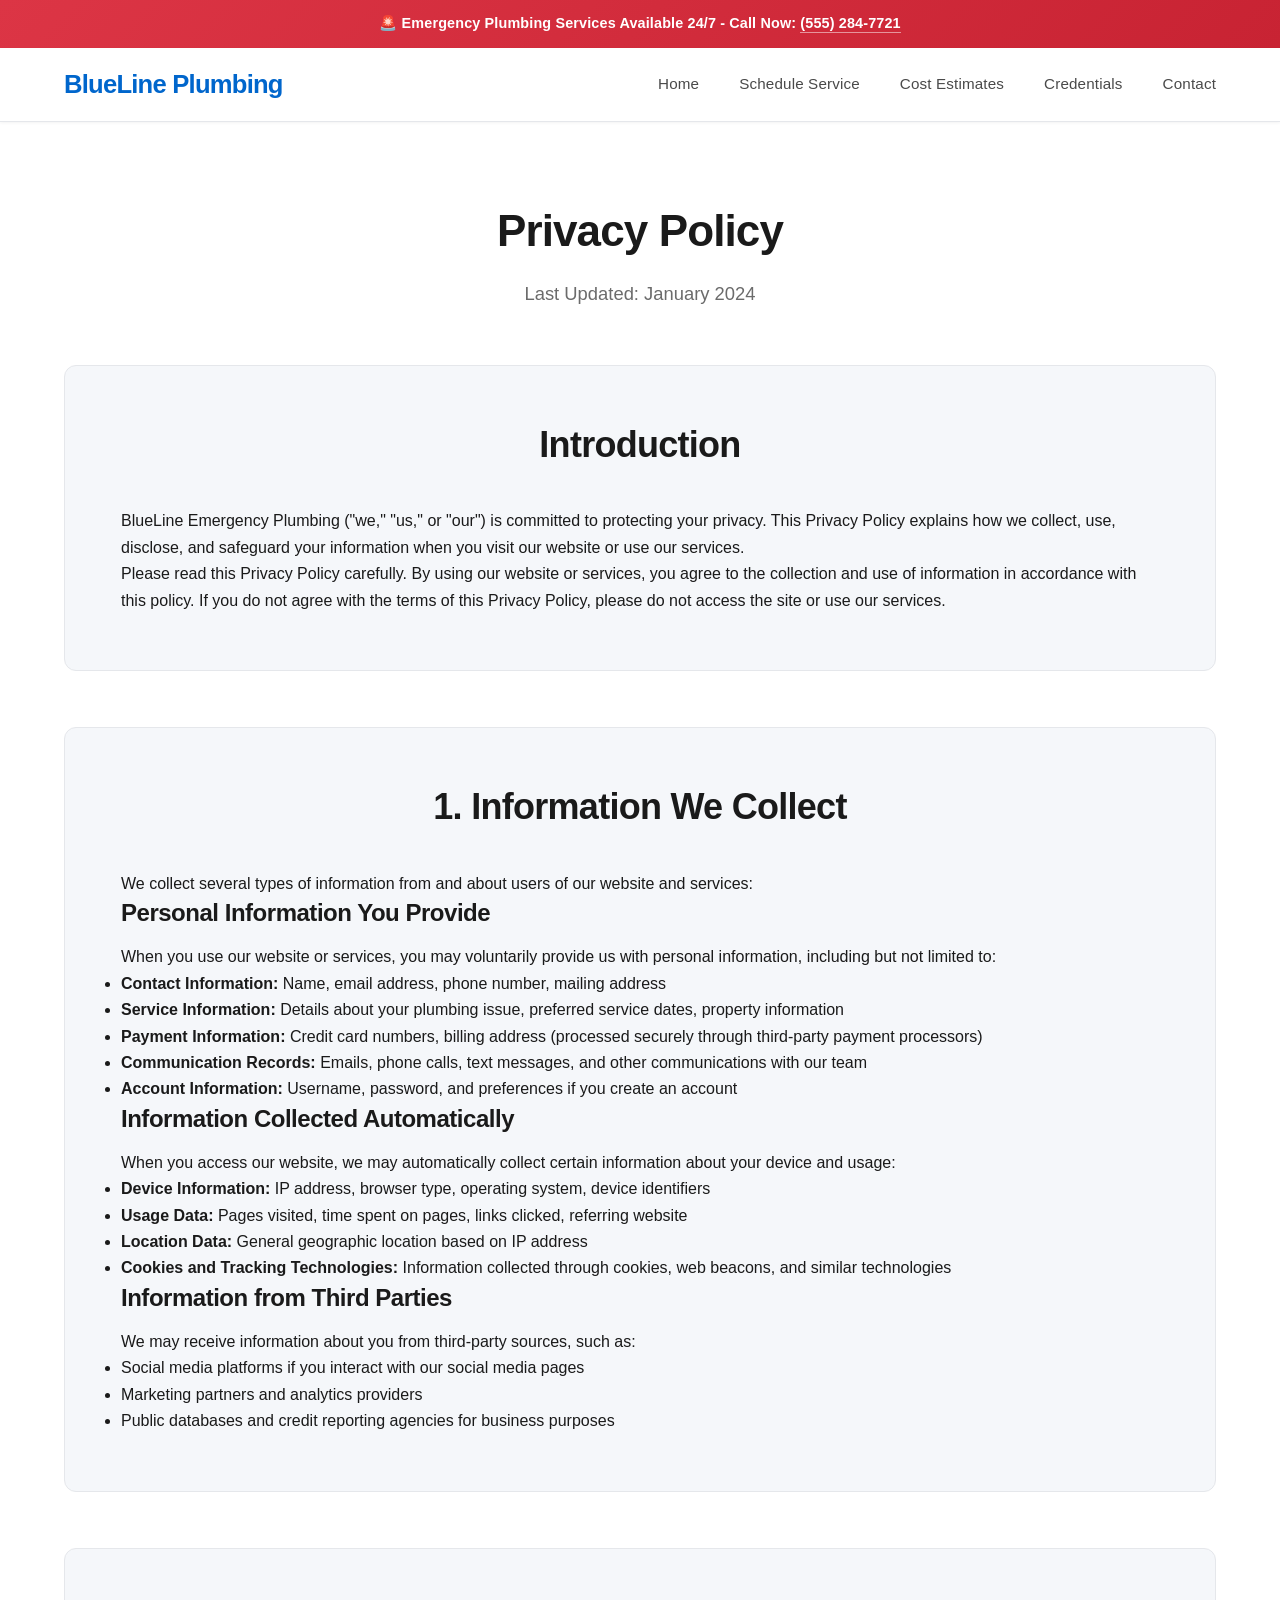
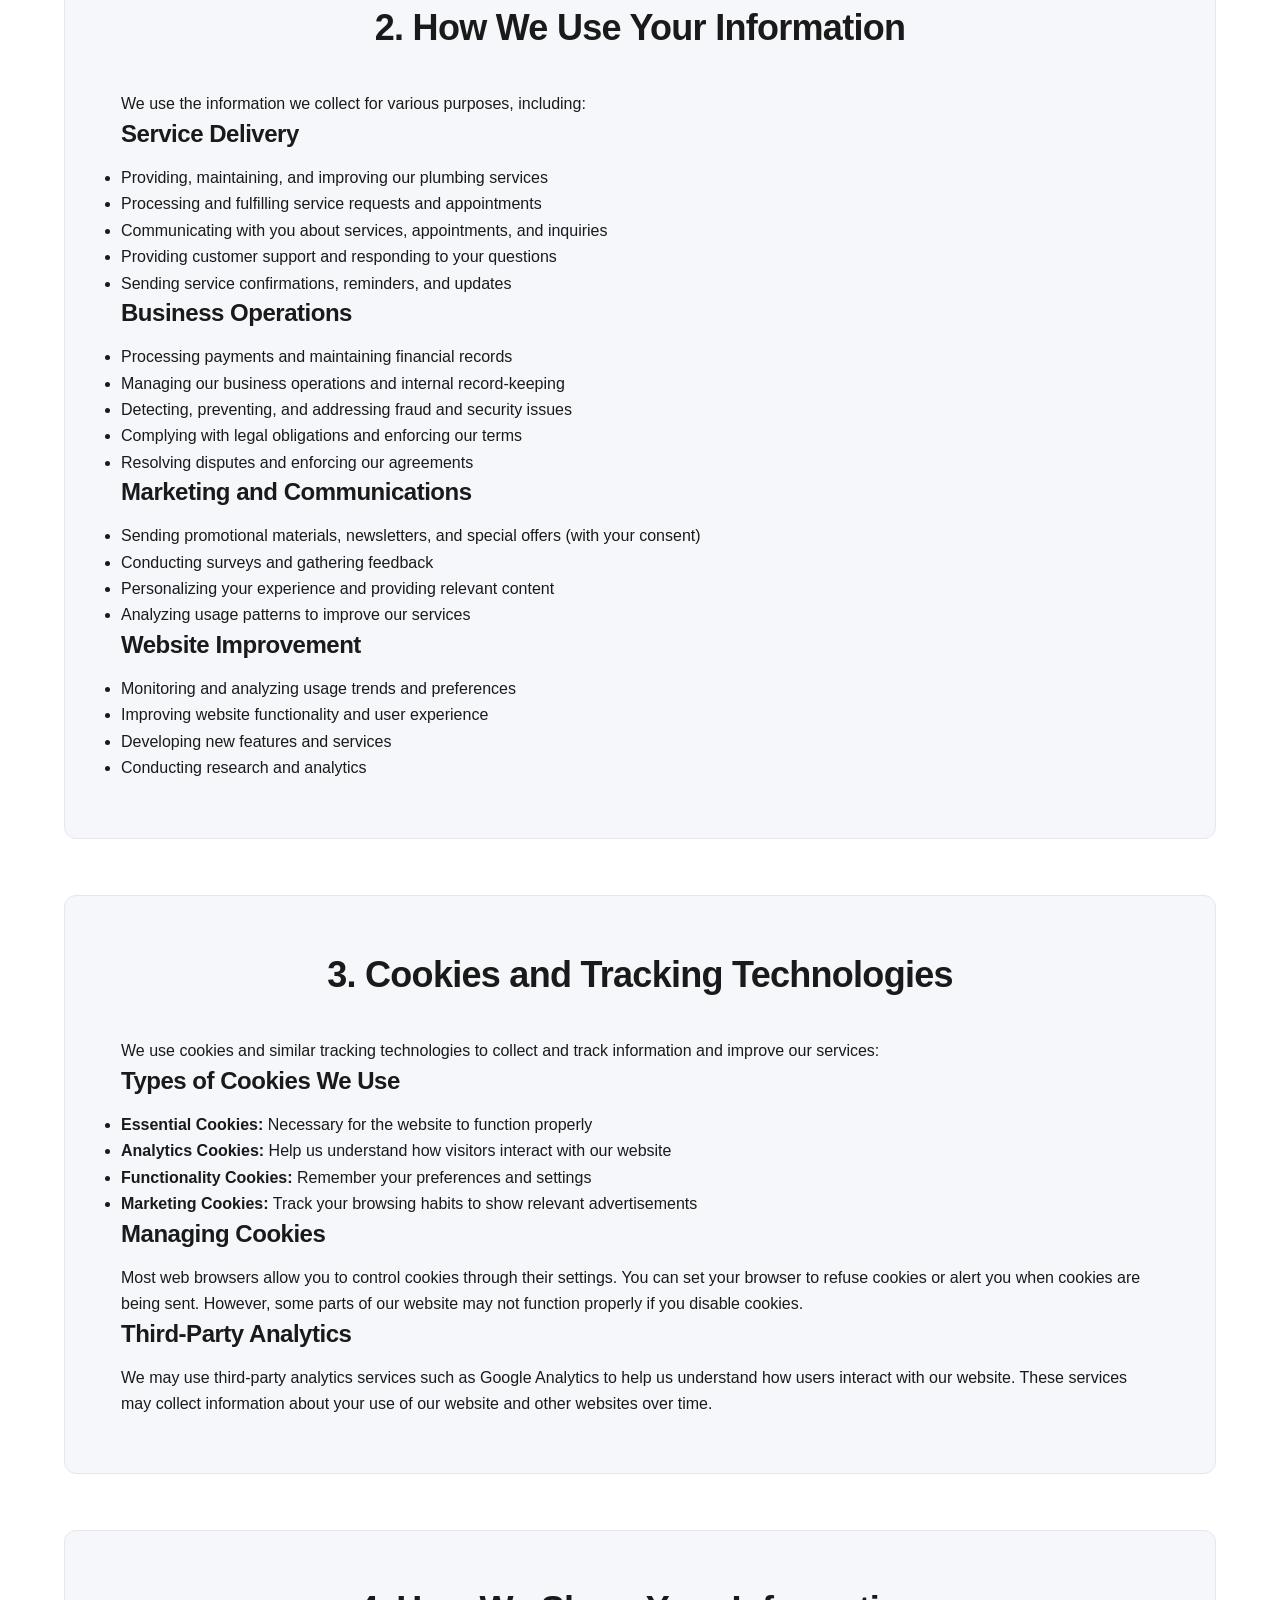
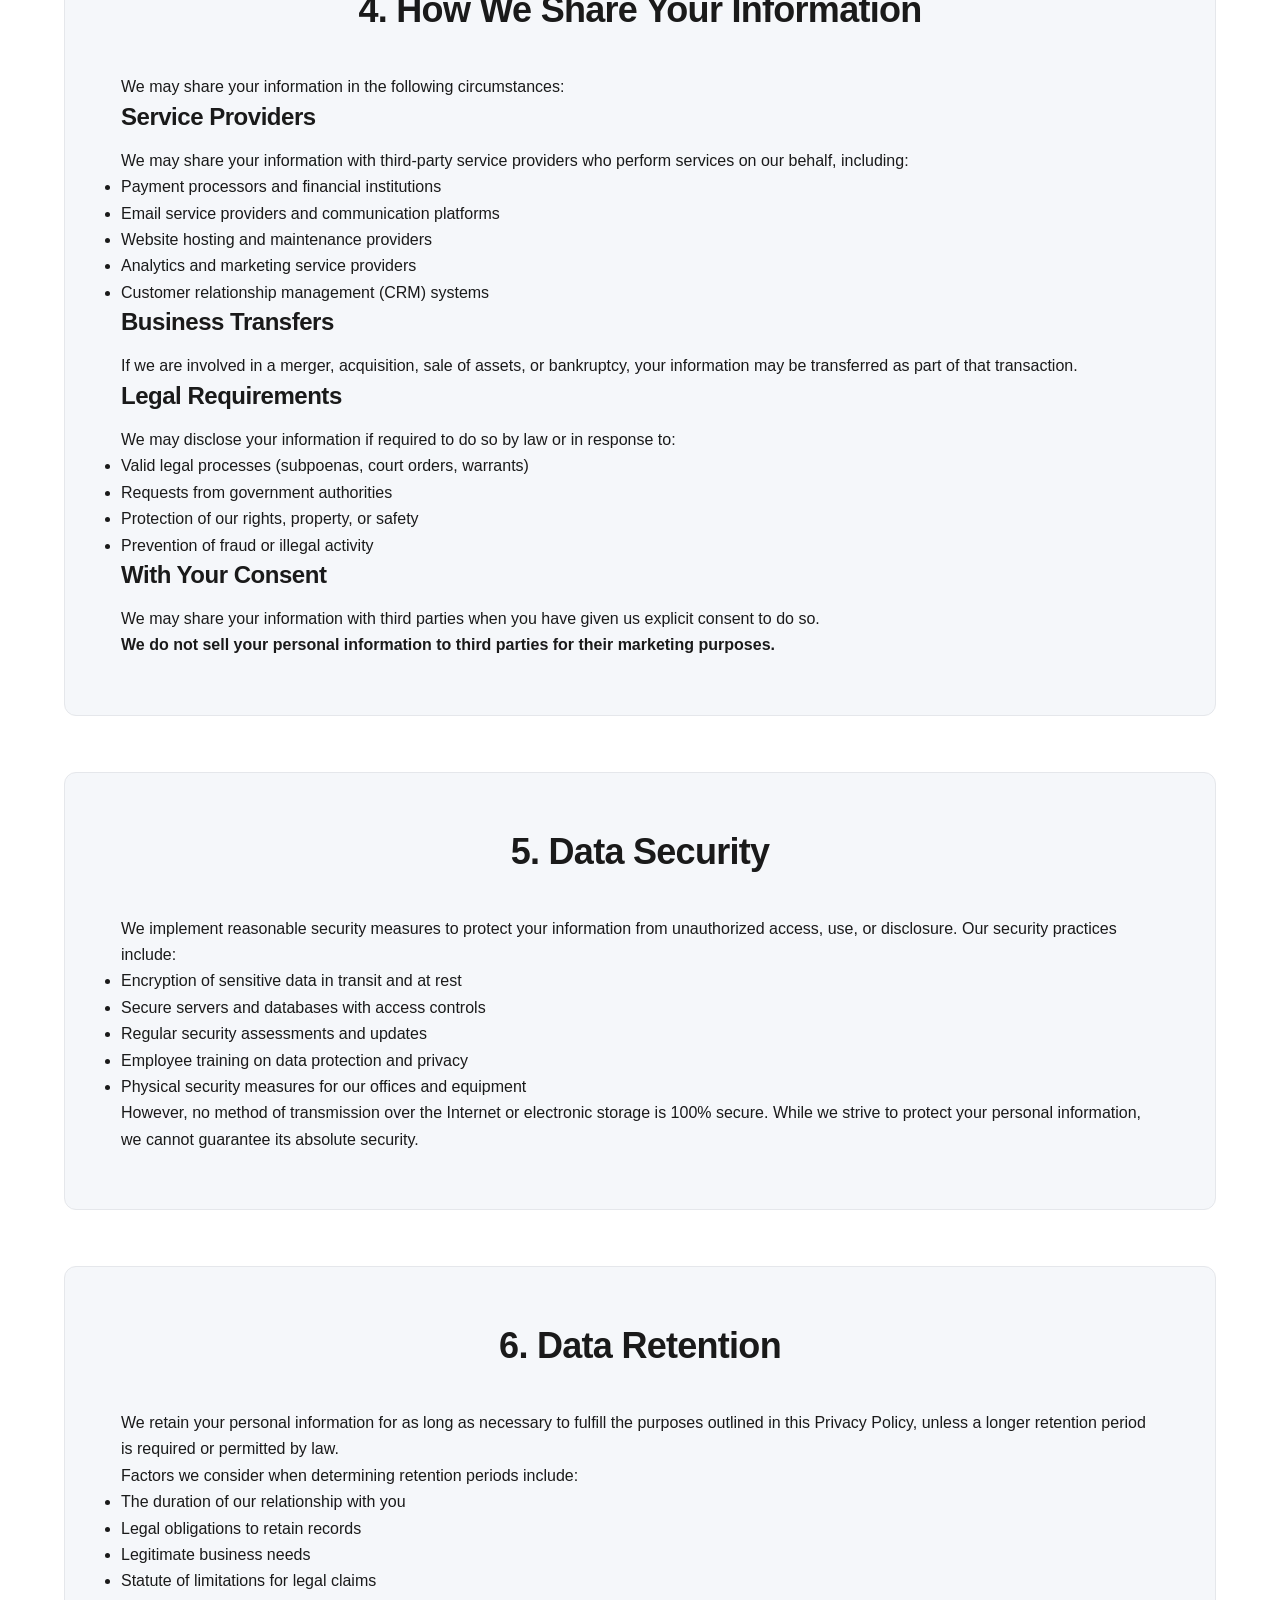
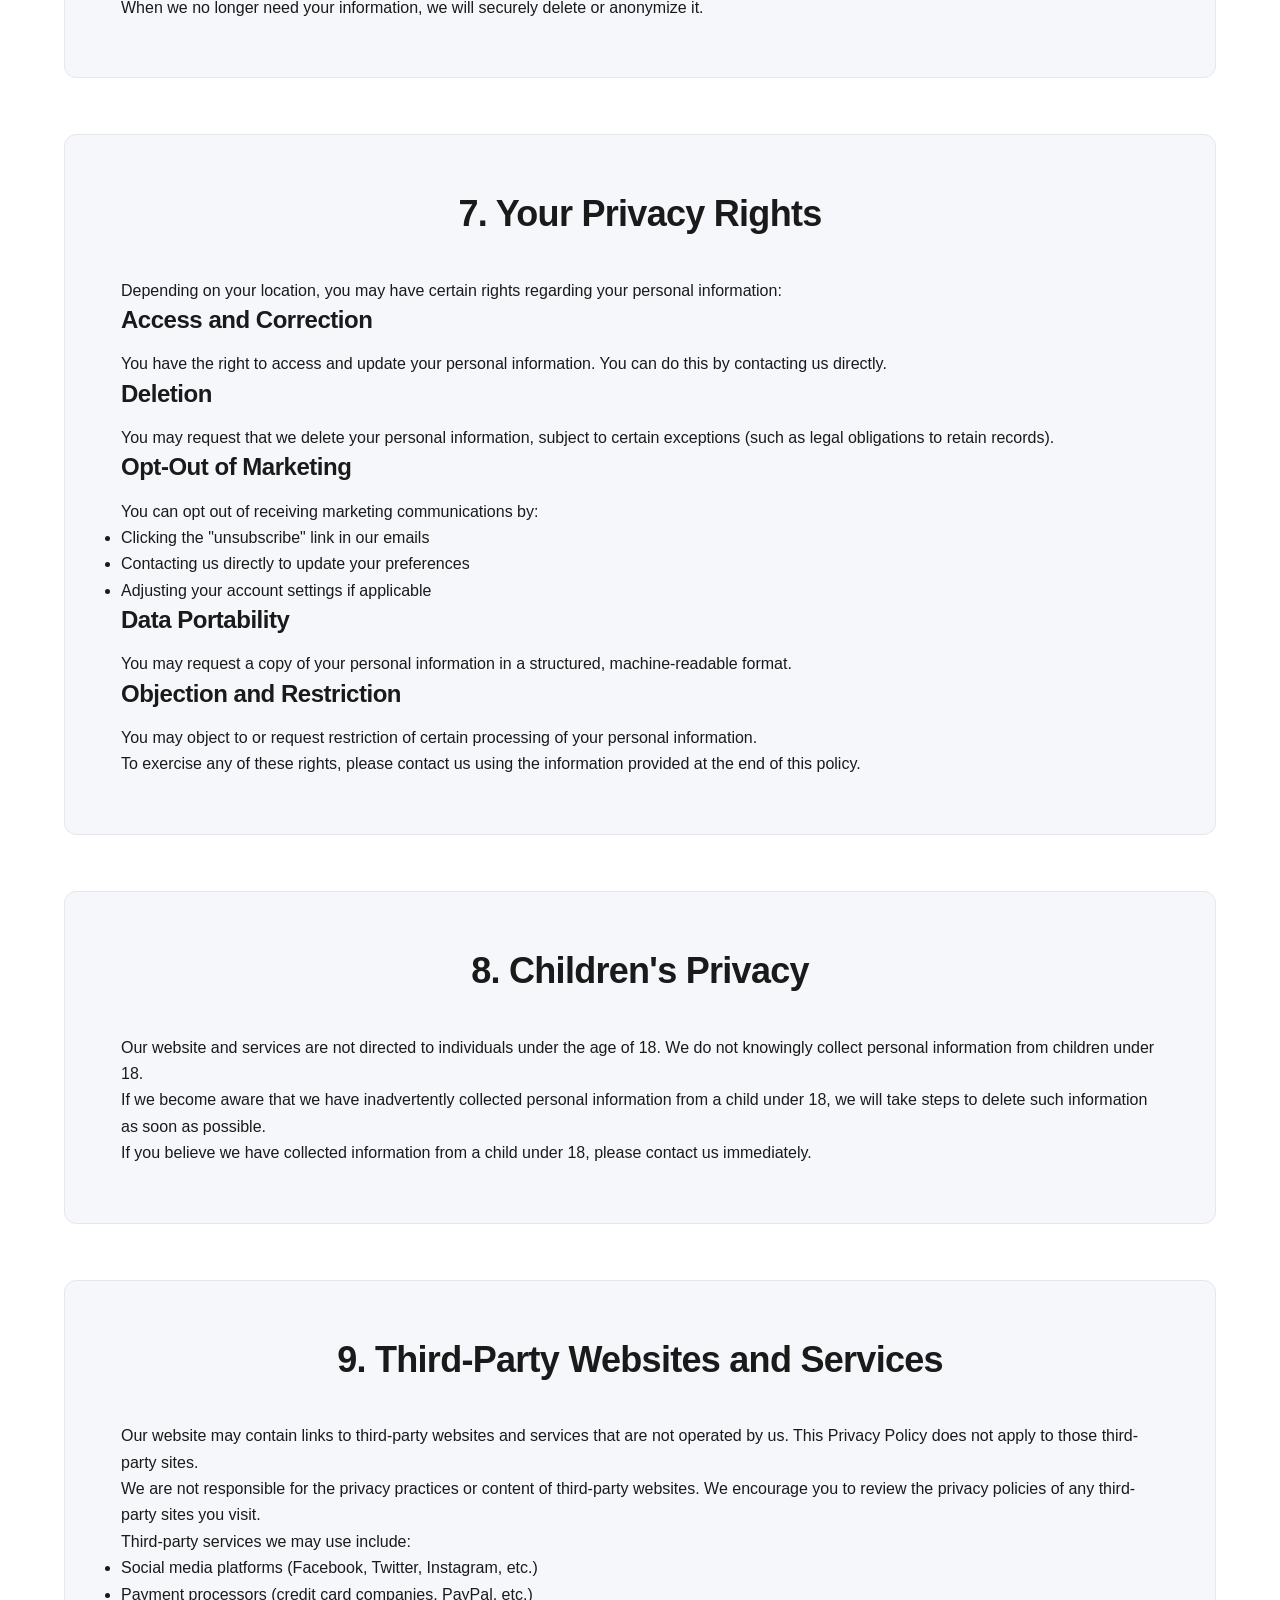
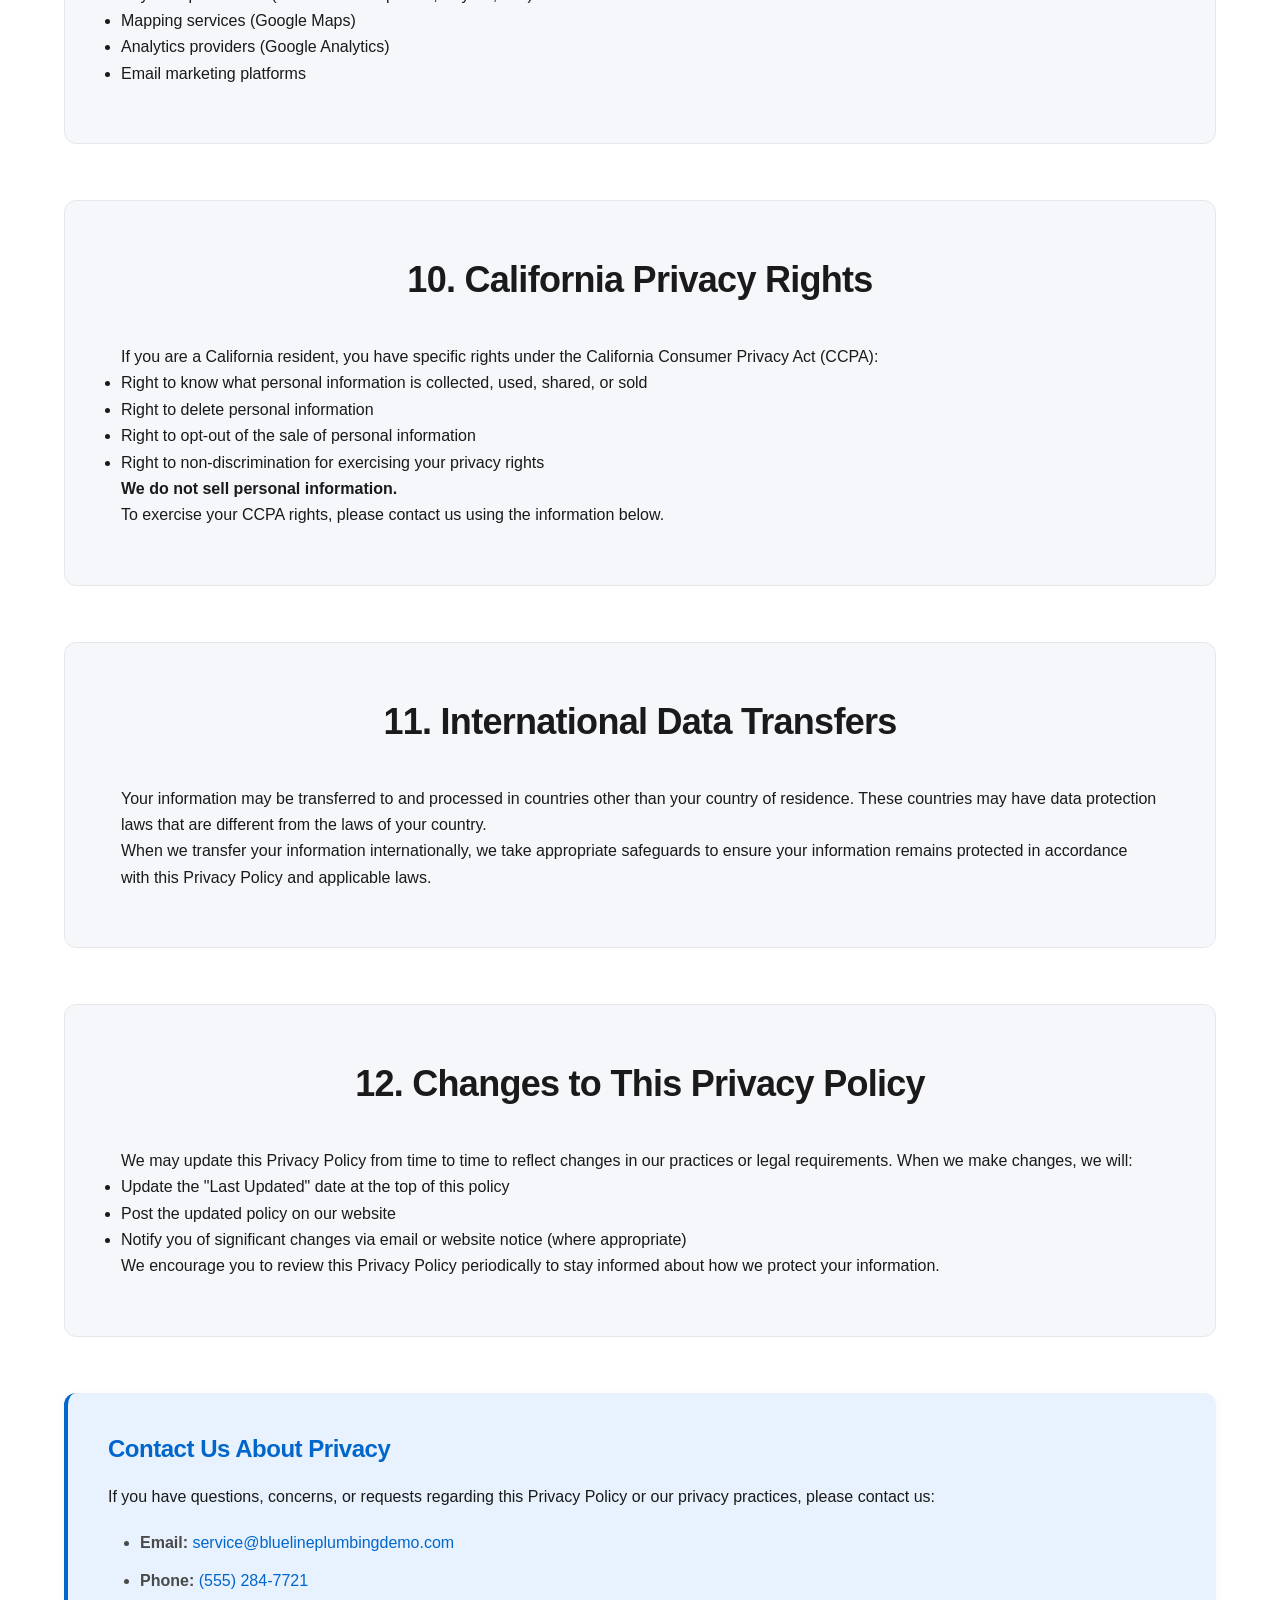
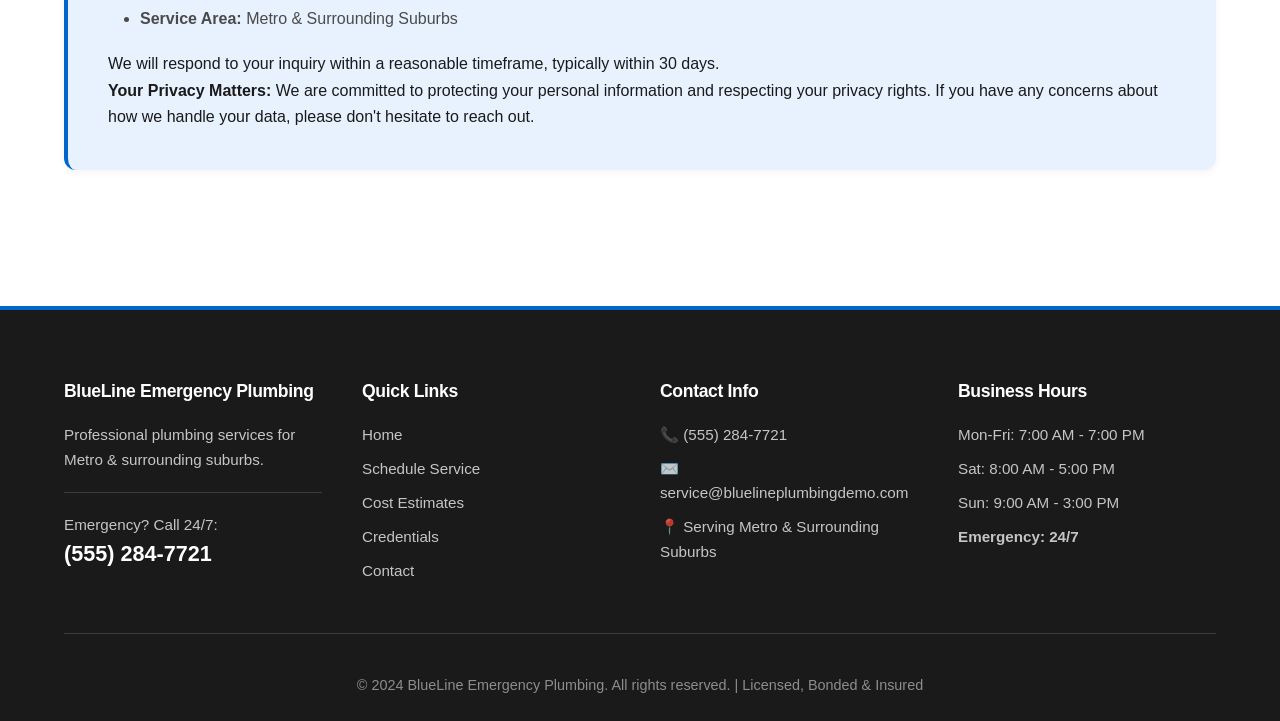
<file: privacy.html>
<!DOCTYPE html>
<html lang="en">
<head>
    <meta charset="UTF-8">
    <meta name="viewport" content="width=device-width, initial-scale=1.0">
    <title>Privacy Policy - BlueLine Emergency Plumbing</title>
    <link rel="stylesheet" href="css/styles.css">
</head>
<body>
    <!-- Emergency Banner -->
    <div class="emergency-banner">
        <p>🚨 Emergency Plumbing Services Available 24/7 - Call Now: <a href="tel:5552847721">(555) 284-7721</a></p>
    </div>

    <!-- Navigation -->
    <nav class="navbar">
        <div class="container nav-container">
            <div class="logo">
                <h2>BlueLine Plumbing</h2>
            </div>
            <ul class="nav-menu">
                <li><a href="index.html">Home</a></li>
                <li><a href="schedule.html">Schedule Service</a></li>
                <li><a href="estimates.html">Cost Estimates</a></li>
                <li><a href="credentials.html">Credentials</a></li>
                <li><a href="contact.html">Contact</a></li>
            </ul>
            <div class="hamburger">
                <span></span>
                <span></span>
                <span></span>
            </div>
        </div>
    </nav>

    <!-- Privacy Policy Content -->
    <section class="credentials-section">
        <div class="container">
            <h1>Privacy Policy</h1>
            <p class="section-intro">Last Updated: January 2024</p>

            <div class="why-matters">
                <h2>Introduction</h2>
                <p>BlueLine Emergency Plumbing ("we," "us," or "our") is committed to protecting your privacy. This Privacy Policy explains how we collect, use, disclose, and safeguard your information when you visit our website or use our services.</p>
                <p>Please read this Privacy Policy carefully. By using our website or services, you agree to the collection and use of information in accordance with this policy. If you do not agree with the terms of this Privacy Policy, please do not access the site or use our services.</p>
            </div>

            <div class="why-matters">
                <h2>1. Information We Collect</h2>
                <p>We collect several types of information from and about users of our website and services:</p>
                
                <h3>Personal Information You Provide</h3>
                <p>When you use our website or services, you may voluntarily provide us with personal information, including but not limited to:</p>
                <ul>
                    <li><strong>Contact Information:</strong> Name, email address, phone number, mailing address</li>
                    <li><strong>Service Information:</strong> Details about your plumbing issue, preferred service dates, property information</li>
                    <li><strong>Payment Information:</strong> Credit card numbers, billing address (processed securely through third-party payment processors)</li>
                    <li><strong>Communication Records:</strong> Emails, phone calls, text messages, and other communications with our team</li>
                    <li><strong>Account Information:</strong> Username, password, and preferences if you create an account</li>
                </ul>

                <h3>Information Collected Automatically</h3>
                <p>When you access our website, we may automatically collect certain information about your device and usage:</p>
                <ul>
                    <li><strong>Device Information:</strong> IP address, browser type, operating system, device identifiers</li>
                    <li><strong>Usage Data:</strong> Pages visited, time spent on pages, links clicked, referring website</li>
                    <li><strong>Location Data:</strong> General geographic location based on IP address</li>
                    <li><strong>Cookies and Tracking Technologies:</strong> Information collected through cookies, web beacons, and similar technologies</li>
                </ul>

                <h3>Information from Third Parties</h3>
                <p>We may receive information about you from third-party sources, such as:</p>
                <ul>
                    <li>Social media platforms if you interact with our social media pages</li>
                    <li>Marketing partners and analytics providers</li>
                    <li>Public databases and credit reporting agencies for business purposes</li>
                </ul>
            </div>

            <div class="why-matters">
                <h2>2. How We Use Your Information</h2>
                <p>We use the information we collect for various purposes, including:</p>
                
                <h3>Service Delivery</h3>
                <ul>
                    <li>Providing, maintaining, and improving our plumbing services</li>
                    <li>Processing and fulfilling service requests and appointments</li>
                    <li>Communicating with you about services, appointments, and inquiries</li>
                    <li>Providing customer support and responding to your questions</li>
                    <li>Sending service confirmations, reminders, and updates</li>
                </ul>

                <h3>Business Operations</h3>
                <ul>
                    <li>Processing payments and maintaining financial records</li>
                    <li>Managing our business operations and internal record-keeping</li>
                    <li>Detecting, preventing, and addressing fraud and security issues</li>
                    <li>Complying with legal obligations and enforcing our terms</li>
                    <li>Resolving disputes and enforcing our agreements</li>
                </ul>

                <h3>Marketing and Communications</h3>
                <ul>
                    <li>Sending promotional materials, newsletters, and special offers (with your consent)</li>
                    <li>Conducting surveys and gathering feedback</li>
                    <li>Personalizing your experience and providing relevant content</li>
                    <li>Analyzing usage patterns to improve our services</li>
                </ul>

                <h3>Website Improvement</h3>
                <ul>
                    <li>Monitoring and analyzing usage trends and preferences</li>
                    <li>Improving website functionality and user experience</li>
                    <li>Developing new features and services</li>
                    <li>Conducting research and analytics</li>
                </ul>
            </div>

            <div class="why-matters">
                <h2>3. Cookies and Tracking Technologies</h2>
                <p>We use cookies and similar tracking technologies to collect and track information and improve our services:</p>
                
                <h3>Types of Cookies We Use</h3>
                <ul>
                    <li><strong>Essential Cookies:</strong> Necessary for the website to function properly</li>
                    <li><strong>Analytics Cookies:</strong> Help us understand how visitors interact with our website</li>
                    <li><strong>Functionality Cookies:</strong> Remember your preferences and settings</li>
                    <li><strong>Marketing Cookies:</strong> Track your browsing habits to show relevant advertisements</li>
                </ul>

                <h3>Managing Cookies</h3>
                <p>Most web browsers allow you to control cookies through their settings. You can set your browser to refuse cookies or alert you when cookies are being sent. However, some parts of our website may not function properly if you disable cookies.</p>

                <h3>Third-Party Analytics</h3>
                <p>We may use third-party analytics services such as Google Analytics to help us understand how users interact with our website. These services may collect information about your use of our website and other websites over time.</p>
            </div>

            <div class="why-matters">
                <h2>4. How We Share Your Information</h2>
                <p>We may share your information in the following circumstances:</p>

                <h3>Service Providers</h3>
                <p>We may share your information with third-party service providers who perform services on our behalf, including:</p>
                <ul>
                    <li>Payment processors and financial institutions</li>
                    <li>Email service providers and communication platforms</li>
                    <li>Website hosting and maintenance providers</li>
                    <li>Analytics and marketing service providers</li>
                    <li>Customer relationship management (CRM) systems</li>
                </ul>

                <h3>Business Transfers</h3>
                <p>If we are involved in a merger, acquisition, sale of assets, or bankruptcy, your information may be transferred as part of that transaction.</p>

                <h3>Legal Requirements</h3>
                <p>We may disclose your information if required to do so by law or in response to:</p>
                <ul>
                    <li>Valid legal processes (subpoenas, court orders, warrants)</li>
                    <li>Requests from government authorities</li>
                    <li>Protection of our rights, property, or safety</li>
                    <li>Prevention of fraud or illegal activity</li>
                </ul>

                <h3>With Your Consent</h3>
                <p>We may share your information with third parties when you have given us explicit consent to do so.</p>

                <p><strong>We do not sell your personal information to third parties for their marketing purposes.</strong></p>
            </div>

            <div class="why-matters">
                <h2>5. Data Security</h2>
                <p>We implement reasonable security measures to protect your information from unauthorized access, use, or disclosure. Our security practices include:</p>
                <ul>
                    <li>Encryption of sensitive data in transit and at rest</li>
                    <li>Secure servers and databases with access controls</li>
                    <li>Regular security assessments and updates</li>
                    <li>Employee training on data protection and privacy</li>
                    <li>Physical security measures for our offices and equipment</li>
                </ul>
                <p>However, no method of transmission over the Internet or electronic storage is 100% secure. While we strive to protect your personal information, we cannot guarantee its absolute security.</p>
            </div>

            <div class="why-matters">
                <h2>6. Data Retention</h2>
                <p>We retain your personal information for as long as necessary to fulfill the purposes outlined in this Privacy Policy, unless a longer retention period is required or permitted by law.</p>
                <p>Factors we consider when determining retention periods include:</p>
                <ul>
                    <li>The duration of our relationship with you</li>
                    <li>Legal obligations to retain records</li>
                    <li>Legitimate business needs</li>
                    <li>Statute of limitations for legal claims</li>
                </ul>
                <p>When we no longer need your information, we will securely delete or anonymize it.</p>
            </div>

            <div class="why-matters">
                <h2>7. Your Privacy Rights</h2>
                <p>Depending on your location, you may have certain rights regarding your personal information:</p>
                
                <h3>Access and Correction</h3>
                <p>You have the right to access and update your personal information. You can do this by contacting us directly.</p>

                <h3>Deletion</h3>
                <p>You may request that we delete your personal information, subject to certain exceptions (such as legal obligations to retain records).</p>

                <h3>Opt-Out of Marketing</h3>
                <p>You can opt out of receiving marketing communications by:</p>
                <ul>
                    <li>Clicking the "unsubscribe" link in our emails</li>
                    <li>Contacting us directly to update your preferences</li>
                    <li>Adjusting your account settings if applicable</li>
                </ul>

                <h3>Data Portability</h3>
                <p>You may request a copy of your personal information in a structured, machine-readable format.</p>

                <h3>Objection and Restriction</h3>
                <p>You may object to or request restriction of certain processing of your personal information.</p>

                <p>To exercise any of these rights, please contact us using the information provided at the end of this policy.</p>
            </div>

            <div class="why-matters">
                <h2>8. Children's Privacy</h2>
                <p>Our website and services are not directed to individuals under the age of 18. We do not knowingly collect personal information from children under 18.</p>
                <p>If we become aware that we have inadvertently collected personal information from a child under 18, we will take steps to delete such information as soon as possible.</p>
                <p>If you believe we have collected information from a child under 18, please contact us immediately.</p>
            </div>

            <div class="why-matters">
                <h2>9. Third-Party Websites and Services</h2>
                <p>Our website may contain links to third-party websites and services that are not operated by us. This Privacy Policy does not apply to those third-party sites.</p>
                <p>We are not responsible for the privacy practices or content of third-party websites. We encourage you to review the privacy policies of any third-party sites you visit.</p>
                <p>Third-party services we may use include:</p>
                <ul>
                    <li>Social media platforms (Facebook, Twitter, Instagram, etc.)</li>
                    <li>Payment processors (credit card companies, PayPal, etc.)</li>
                    <li>Mapping services (Google Maps)</li>
                    <li>Analytics providers (Google Analytics)</li>
                    <li>Email marketing platforms</li>
                </ul>
            </div>

            <div class="why-matters">
                <h2>10. California Privacy Rights</h2>
                <p>If you are a California resident, you have specific rights under the California Consumer Privacy Act (CCPA):</p>
                <ul>
                    <li>Right to know what personal information is collected, used, shared, or sold</li>
                    <li>Right to delete personal information</li>
                    <li>Right to opt-out of the sale of personal information</li>
                    <li>Right to non-discrimination for exercising your privacy rights</li>
                </ul>
                <p><strong>We do not sell personal information.</strong></p>
                <p>To exercise your CCPA rights, please contact us using the information below.</p>
            </div>

            <div class="why-matters">
                <h2>11. International Data Transfers</h2>
                <p>Your information may be transferred to and processed in countries other than your country of residence. These countries may have data protection laws that are different from the laws of your country.</p>
                <p>When we transfer your information internationally, we take appropriate safeguards to ensure your information remains protected in accordance with this Privacy Policy and applicable laws.</p>
            </div>

            <div class="why-matters">
                <h2>12. Changes to This Privacy Policy</h2>
                <p>We may update this Privacy Policy from time to time to reflect changes in our practices or legal requirements. When we make changes, we will:</p>
                <ul>
                    <li>Update the "Last Updated" date at the top of this policy</li>
                    <li>Post the updated policy on our website</li>
                    <li>Notify you of significant changes via email or website notice (where appropriate)</li>
                </ul>
                <p>We encourage you to review this Privacy Policy periodically to stay informed about how we protect your information.</p>
            </div>

            <div class="verification-box">
                <h3>Contact Us About Privacy</h3>
                <p>If you have questions, concerns, or requests regarding this Privacy Policy or our privacy practices, please contact us:</p>
                <ul>
                    <li><strong>Email:</strong> <a href="mailto:service@bluelineplumbingdemo.com">service@bluelineplumbingdemo.com</a></li>
                    <li><strong>Phone:</strong> <a href="tel:5552847721">(555) 284-7721</a></li>
                    <li><strong>Service Area:</strong> Metro & Surrounding Suburbs</li>
                </ul>
                <p>We will respond to your inquiry within a reasonable timeframe, typically within 30 days.</p>
                <p><strong>Your Privacy Matters:</strong> We are committed to protecting your personal information and respecting your privacy rights. If you have any concerns about how we handle your data, please don't hesitate to reach out.</p>
            </div>
        </div>
    </section>

    <!-- Footer -->
    <footer class="footer">
        <div class="container">
            <div class="footer-grid">
                <div class="footer-section">
                    <h3>BlueLine Emergency Plumbing</h3>
                    <p>Professional plumbing services for Metro & surrounding suburbs.</p>
                    <p class="footer-emergency">Emergency? Call 24/7:<br><a href="tel:5552847721">(555) 284-7721</a></p>
                </div>

                <div class="footer-section">
                    <h4>Quick Links</h4>
                    <ul>
                        <li><a href="index.html">Home</a></li>
                        <li><a href="schedule.html">Schedule Service</a></li>
                        <li><a href="estimates.html">Cost Estimates</a></li>
                        <li><a href="credentials.html">Credentials</a></li>
                        <li><a href="contact.html">Contact</a></li>
                    </ul>
                </div>

                <div class="footer-section">
                    <h4>Contact Info</h4>
                    <p>📞 <a href="tel:5552847721">(555) 284-7721</a></p>
                    <p>✉️ <a href="mailto:service@bluelineplumbingdemo.com">service@bluelineplumbingdemo.com</a></p>
                    <p>📍 Serving Metro & Surrounding Suburbs</p>
                </div>

                <div class="footer-section">
                    <h4>Business Hours</h4>
                    <p>Mon-Fri: 7:00 AM - 7:00 PM</p>
                    <p>Sat: 8:00 AM - 5:00 PM</p>
                    <p>Sun: 9:00 AM - 3:00 PM</p>
                    <p><strong>Emergency: 24/7</strong></p>
                </div>
            </div>

            <div class="footer-bottom">
                <p>&copy; 2024 BlueLine Emergency Plumbing. All rights reserved. | Licensed, Bonded & Insured</p>
            </div>
        </div>
    </footer>

    <script src="js/main.js"></script>
</body>
</html>
</file>
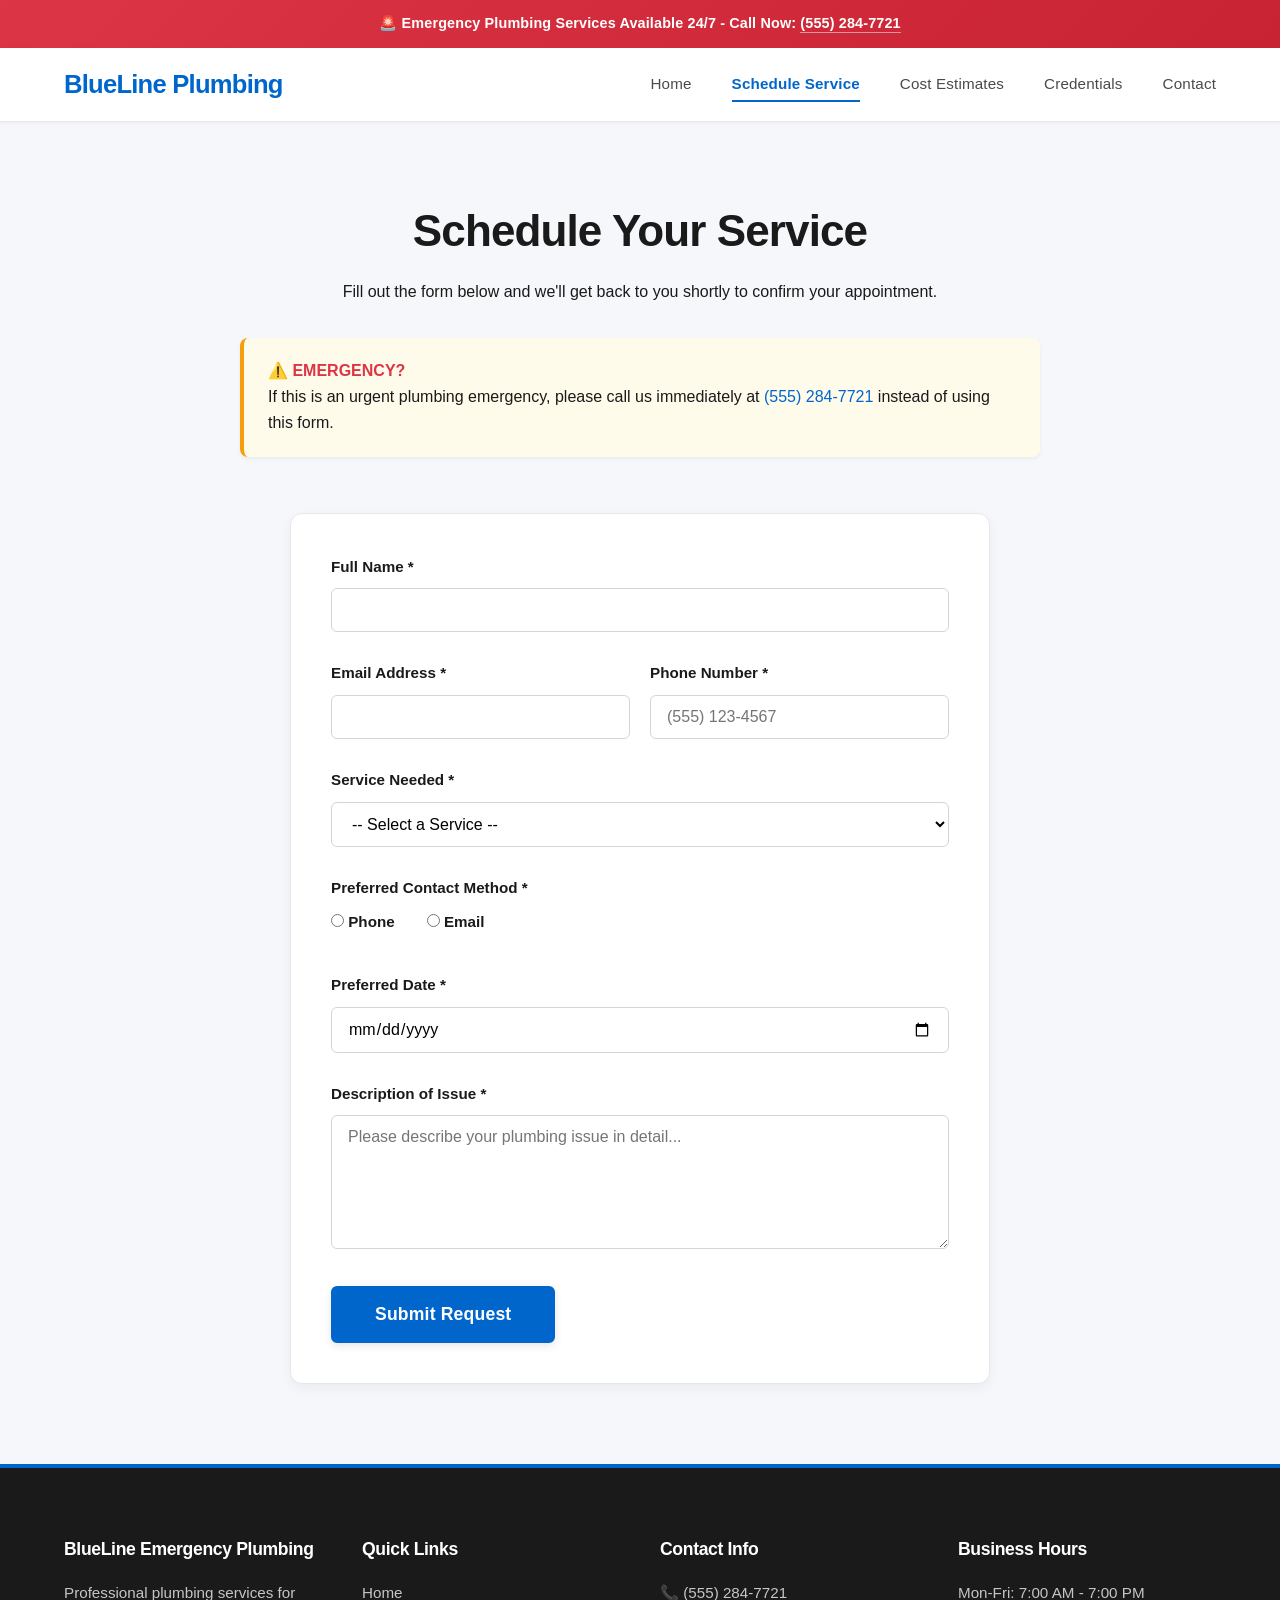
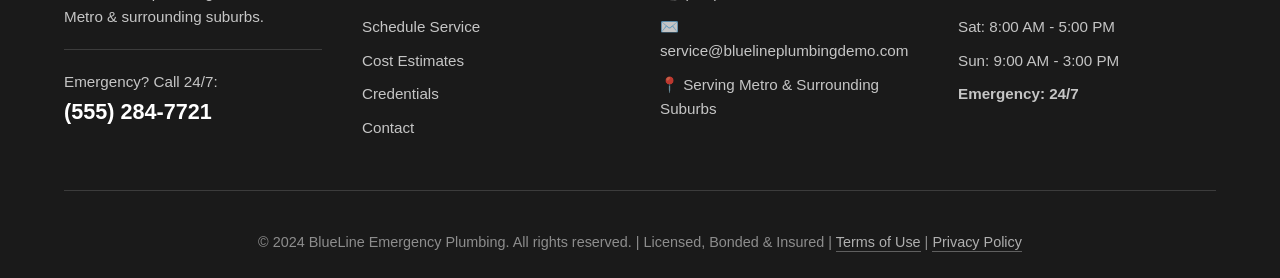
<file: schedule.html>
<!DOCTYPE html>
<html lang="en">
<head>
    <meta charset="UTF-8">
    <meta name="viewport" content="width=device-width, initial-scale=1.0">
    <title>Schedule Service - BlueLine Emergency Plumbing</title>
    <link rel="stylesheet" href="css/styles.css">
</head>
<body>
    <!-- Emergency Banner -->
    <div class="emergency-banner">
        <p>🚨 Emergency Plumbing Services Available 24/7 - Call Now: <a href="tel:5552847721">(555) 284-7721</a></p>
    </div>

    <!-- Navigation -->
    <nav class="navbar">
        <div class="container nav-container">
            <div class="logo">
                <h2>BlueLine Plumbing</h2>
            </div>
            <ul class="nav-menu">
                <li><a href="index.html">Home</a></li>
                <li><a href="schedule.html" class="active">Schedule Service</a></li>
                <li><a href="estimates.html">Cost Estimates</a></li>
                <li><a href="credentials.html">Credentials</a></li>
                <li><a href="contact.html">Contact</a></li>
            </ul>
            <div class="hamburger">
                <span></span>
                <span></span>
                <span></span>
            </div>
        </div>
    </nav>

    <!-- Schedule Form Section -->
    <section class="schedule-section">
        <div class="container">
            <div class="schedule-header">
                <h1>Schedule Your Service</h1>
                <p>Fill out the form below and we'll get back to you shortly to confirm your appointment.</p>
                
                <div class="emergency-warning">
                    <strong>⚠️ EMERGENCY?</strong><br>
                    If this is an urgent plumbing emergency, please call us immediately at 
                    <a href="tel:5552847721">(555) 284-7721</a> instead of using this form.
                </div>
            </div>

            <div class="form-container">
                <form id="scheduleForm" class="schedule-form">
                    <div class="form-group">
                        <label for="fullName">Full Name *</label>
                        <input type="text" id="fullName" name="fullName" required>
                    </div>

                    <div class="form-row">
                        <div class="form-group">
                            <label for="email">Email Address *</label>
                            <input type="email" id="email" name="email" required>
                        </div>

                        <div class="form-group">
                            <label for="phone">Phone Number *</label>
                            <input type="tel" id="phone" name="phone" required placeholder="(555) 123-4567">
                        </div>
                    </div>

                    <div class="form-group">
                        <label for="serviceType">Service Needed *</label>
                        <select id="serviceType" name="serviceType" required>
                            <option value="">-- Select a Service --</option>
                            <option value="Drain Cleaning">Drain Cleaning</option>
                            <option value="Water Heater Repair">Water Heater Repair</option>
                            <option value="Pipe Leak Repair">Pipe Leak Repair</option>
                            <option value="Toilet Installation">Toilet Installation</option>
                            <option value="Emergency Plumbing">Emergency Plumbing</option>
                            <option value="General Plumbing">General Plumbing</option>
                            <option value="Other">Other</option>
                        </select>
                    </div>

                    <div class="form-group">
                        <label>Preferred Contact Method *</label>
                        <div class="radio-group">
                            <label class="radio-label">
                                <input type="radio" name="contactMethod" value="Phone" required>
                                <span>Phone</span>
                            </label>
                            <label class="radio-label">
                                <input type="radio" name="contactMethod" value="Email" required>
                                <span>Email</span>
                            </label>
                        </div>
                    </div>

                    <div class="form-group">
                        <label for="preferredDate">Preferred Date *</label>
                        <input type="date" id="preferredDate" name="preferredDate" required>
                    </div>

                    <div class="form-group">
                        <label for="message">Description of Issue *</label>
                        <textarea id="message" name="message" rows="6" required placeholder="Please describe your plumbing issue in detail..."></textarea>
                    </div>

                    <button type="submit" class="btn btn-primary btn-large">Submit Request</button>
                </form>

                <!-- Success Message (Hidden by default) -->
                <div id="successMessage" class="success-message" style="display: none;">
                    <h2>✅ Request Submitted Successfully!</h2>
                    <p>Thank you for choosing BlueLine Emergency Plumbing. We've received your service request and will contact you shortly to confirm your appointment.</p>
                    <div id="summaryDetails" class="summary-box"></div>
                    <p class="contact-reminder">For immediate assistance, call us at <a href="tel:5552847721">(555) 284-7721</a></p>
                    <button onclick="resetForm()" class="btn btn-secondary">Submit Another Request</button>
                </div>
            </div>
        </div>
    </section>

    <!-- Footer -->
    <footer class="footer">
        <div class="container">
            <div class="footer-grid">
                <div class="footer-section">
                    <h3>BlueLine Emergency Plumbing</h3>
                    <p>Professional plumbing services for Metro & surrounding suburbs.</p>
                    <p class="footer-emergency">Emergency? Call 24/7:<br><a href="tel:5552847721">(555) 284-7721</a></p>
                </div>

                <div class="footer-section">
                    <h4>Quick Links</h4>
                    <ul>
                        <li><a href="index.html">Home</a></li>
                        <li><a href="schedule.html">Schedule Service</a></li>
                        <li><a href="estimates.html">Cost Estimates</a></li>
                        <li><a href="credentials.html">Credentials</a></li>
                        <li><a href="contact.html">Contact</a></li>
                    </ul>
                </div>

                <div class="footer-section">
                    <h4>Contact Info</h4>
                    <p>📞 <a href="tel:5552847721">(555) 284-7721</a></p>
                    <p>✉️ <a href="mailto:service@bluelineplumbingdemo.com">service@bluelineplumbingdemo.com</a></p>
                    <p>📍 Serving Metro & Surrounding Suburbs</p>
                </div>

                <div class="footer-section">
                    <h4>Business Hours</h4>
                    <p>Mon-Fri: 7:00 AM - 7:00 PM</p>
                    <p>Sat: 8:00 AM - 5:00 PM</p>
                    <p>Sun: 9:00 AM - 3:00 PM</p>
                    <p><strong>Emergency: 24/7</strong></p>
                </div>
            </div>

            <div class="footer-bottom">
<p>&copy; 2024 BlueLine Emergency Plumbing. All rights reserved. | Licensed, Bonded & Insured | <a href="terms.html">Terms of Use</a> | <a href="privacy.html">Privacy Policy</a></p>            </div>
        </div>
    </footer>

    <script src="js/main.js"></script>
</body>
</html>
</file>
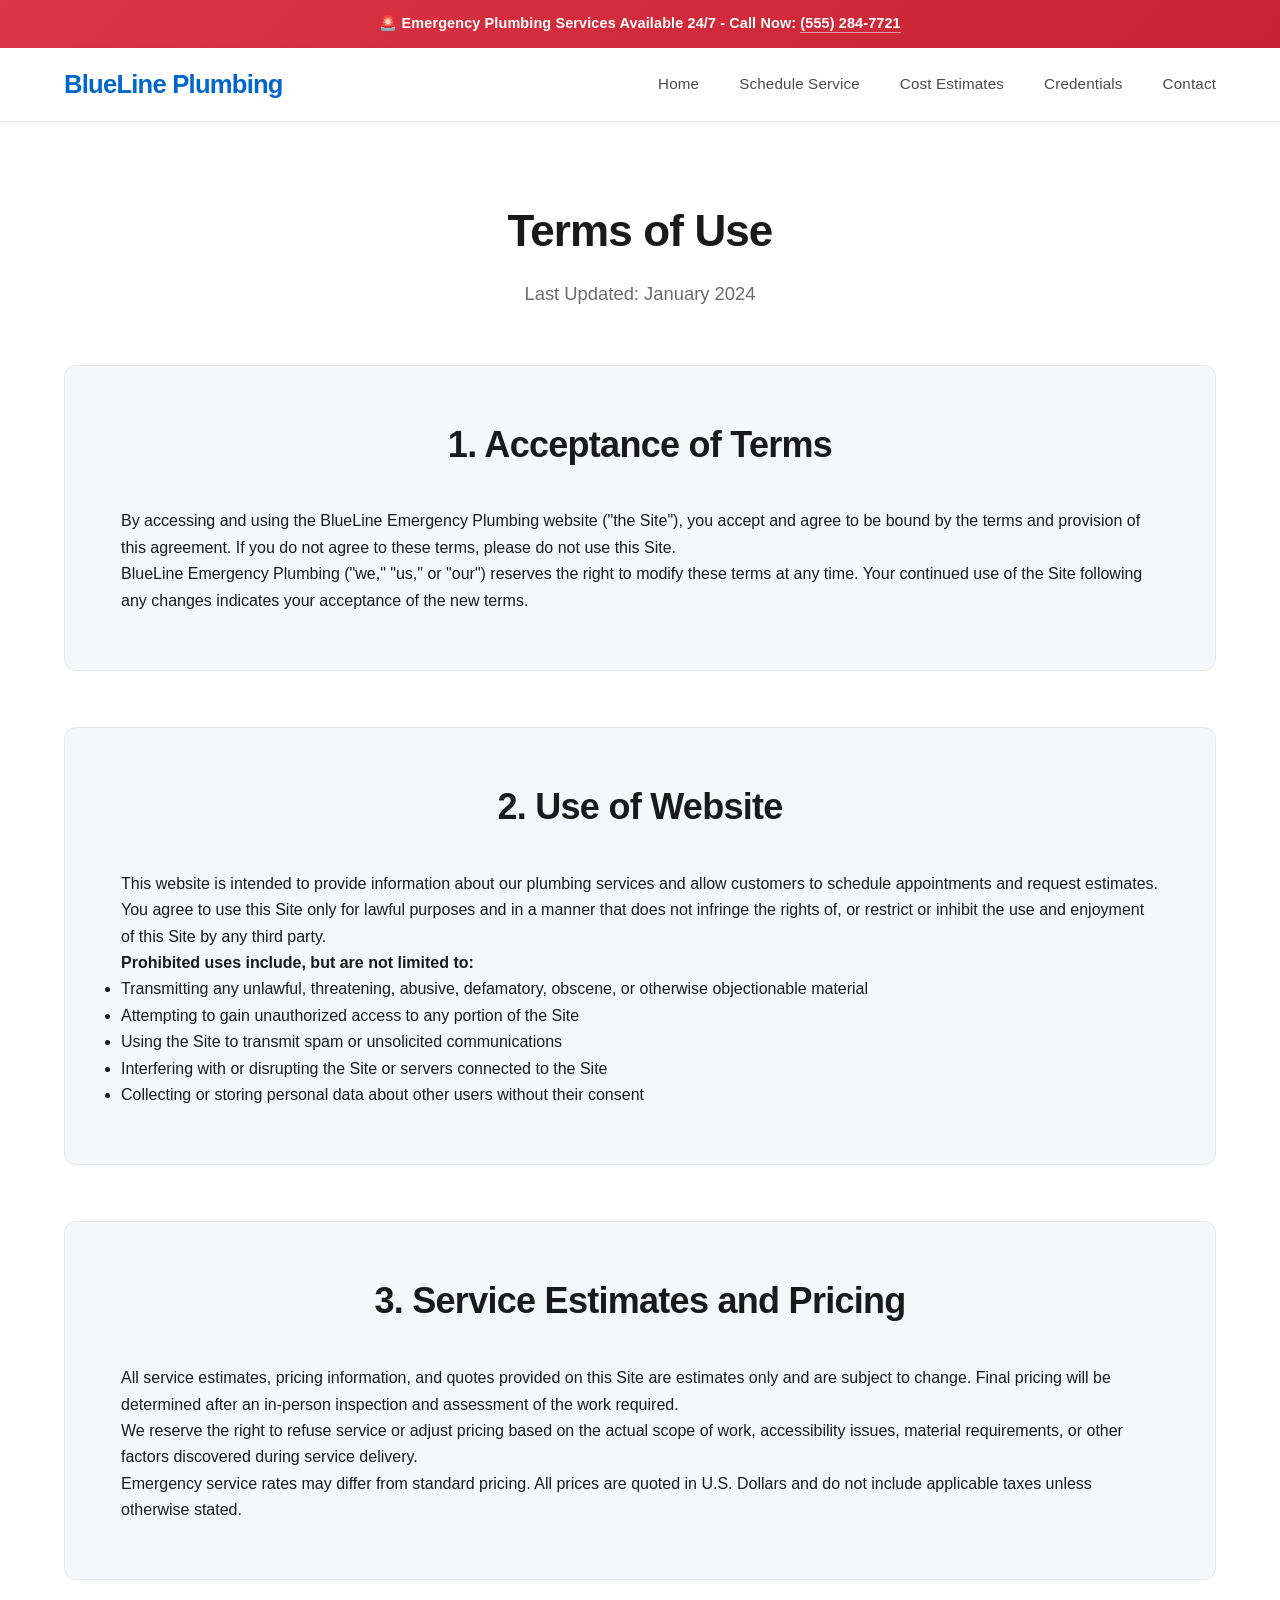
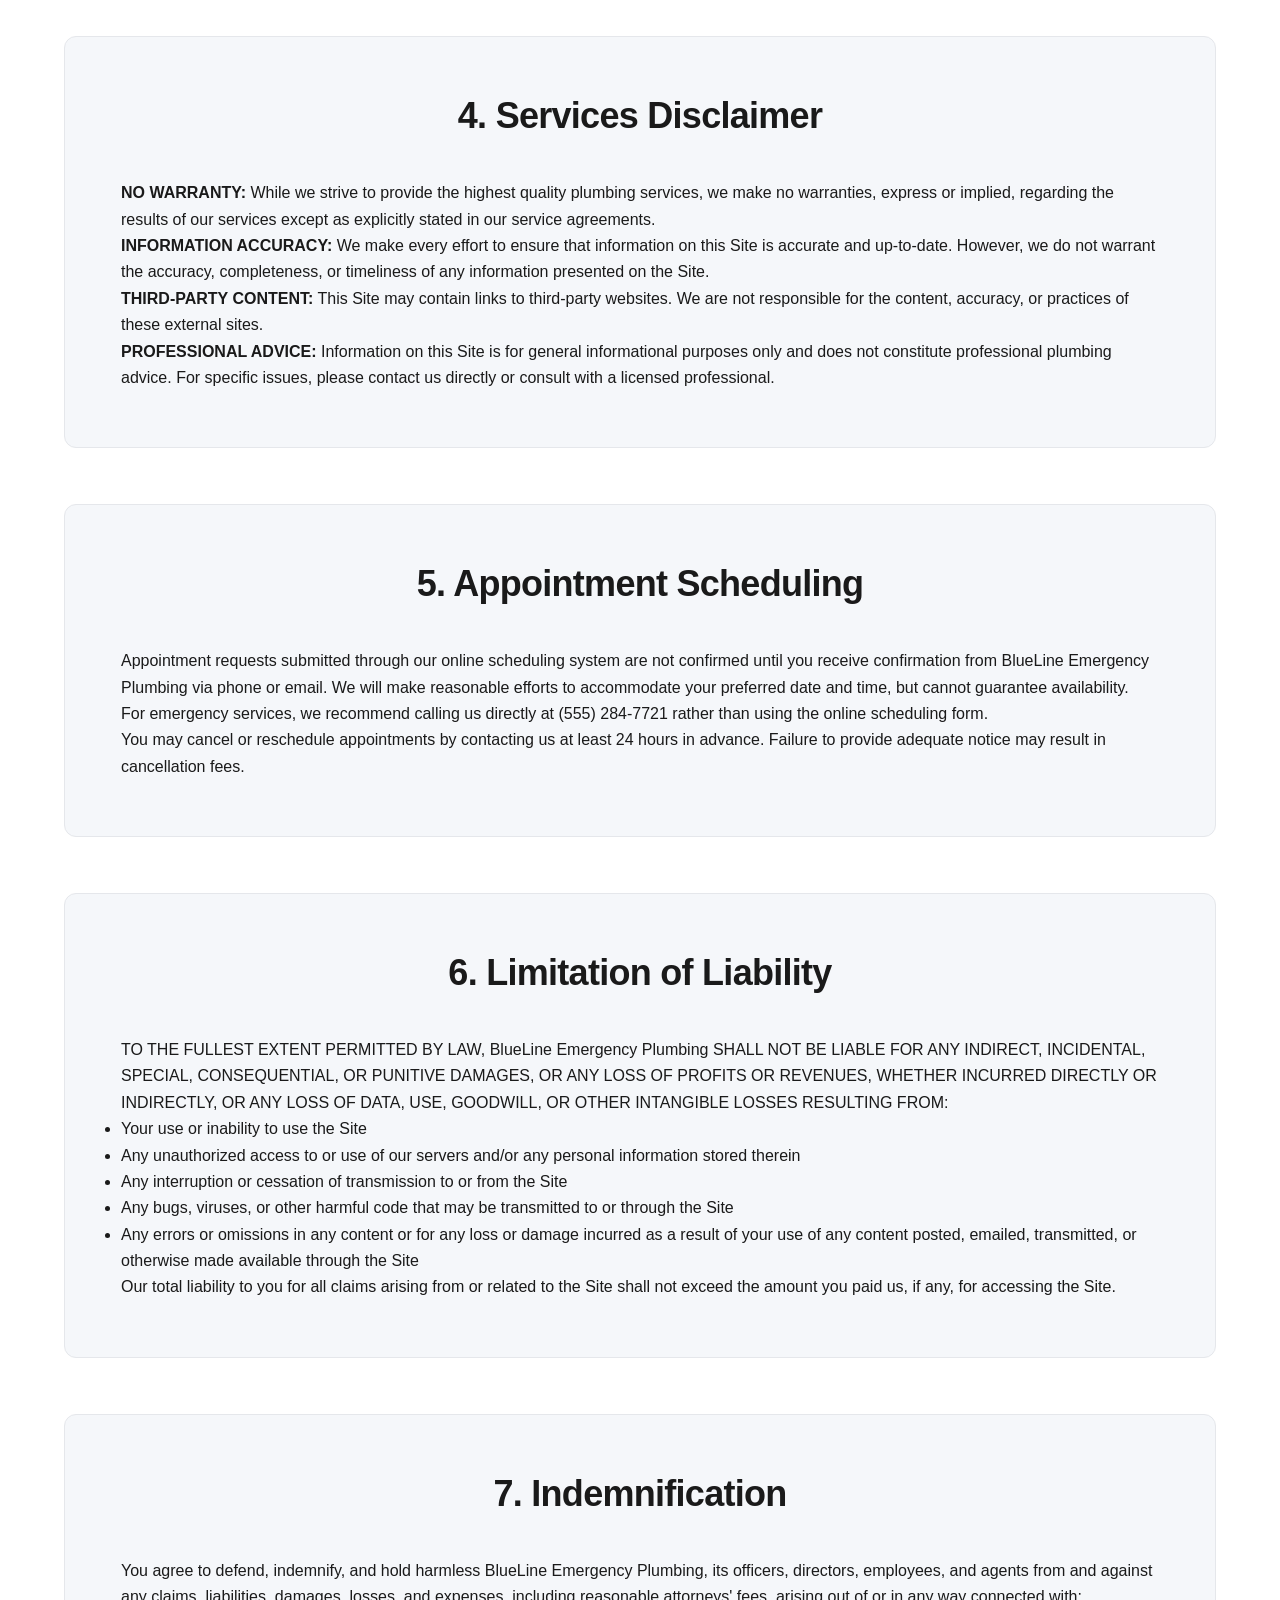
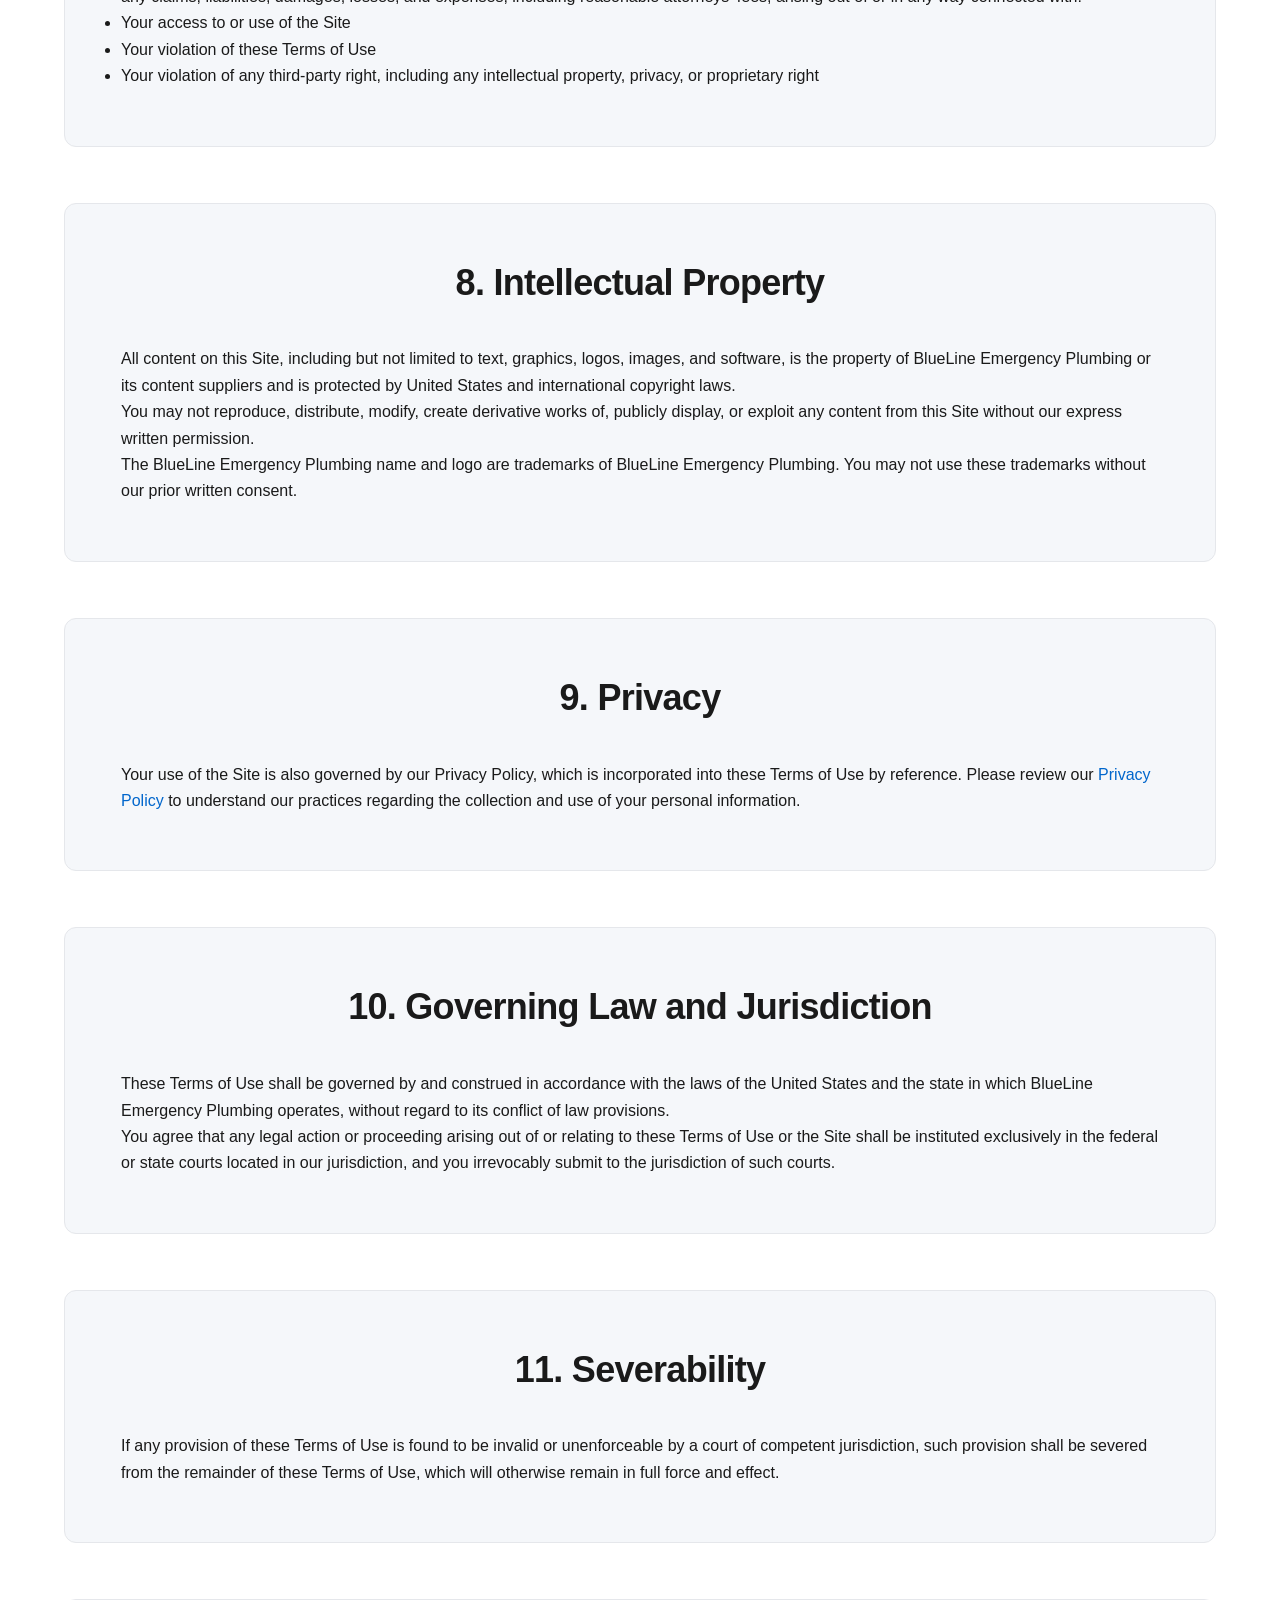
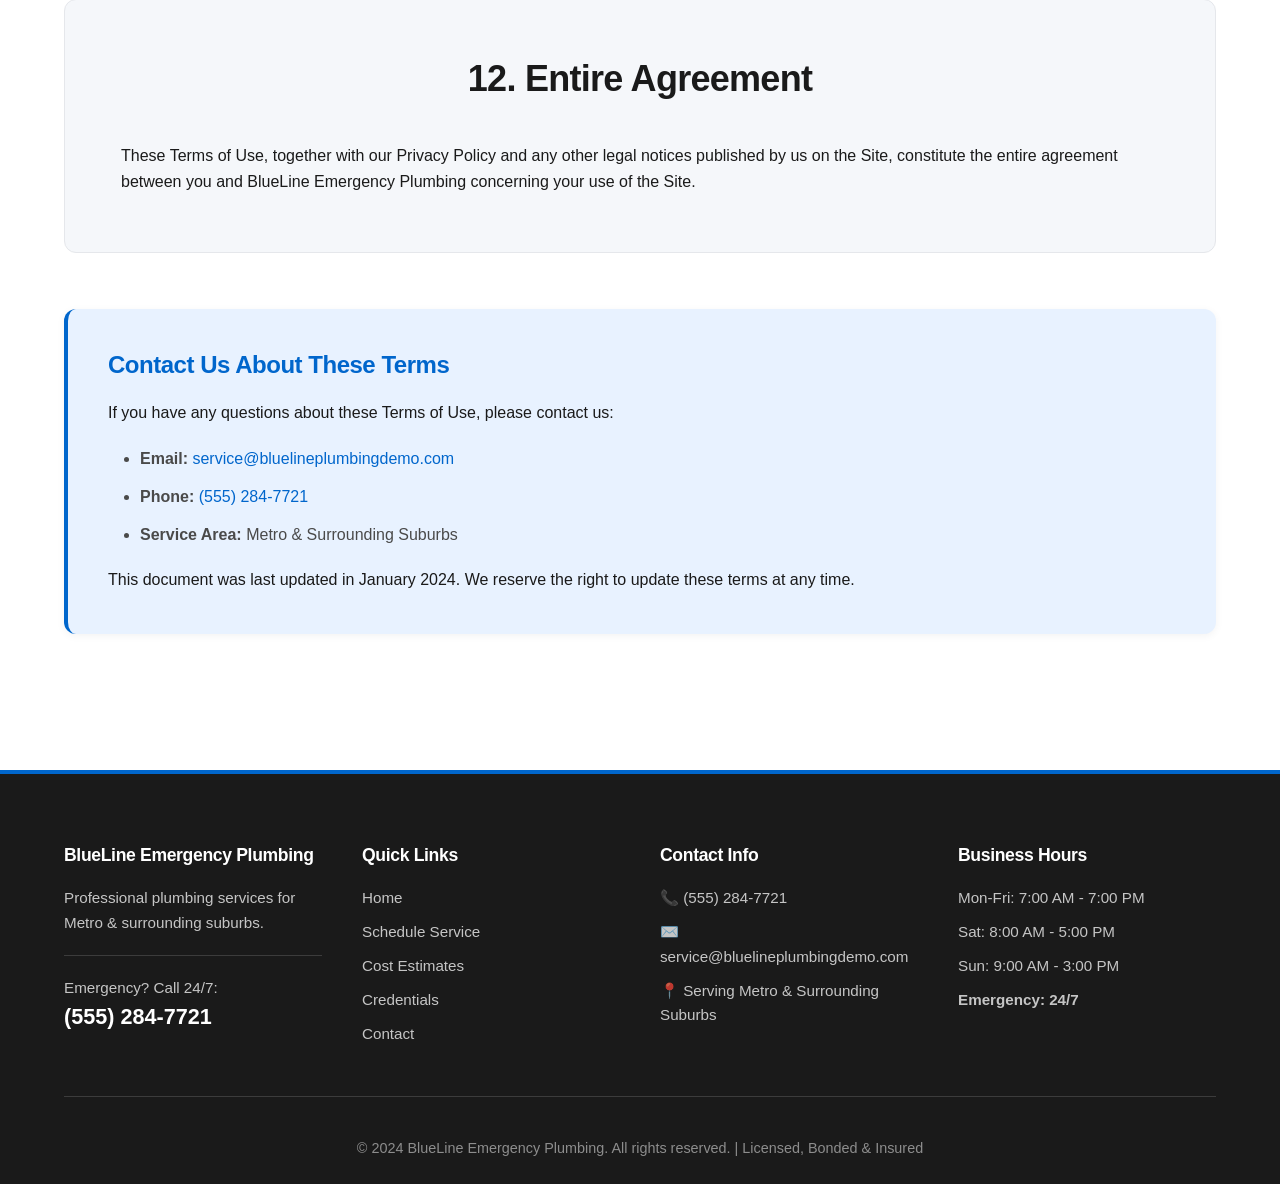
<file: terms.html>
<!DOCTYPE html>
<html lang="en">
<head>
    <meta charset="UTF-8">
    <meta name="viewport" content="width=device-width, initial-scale=1.0">
    <title>Terms of Use - BlueLine Emergency Plumbing</title>
    <link rel="stylesheet" href="css/styles.css">
</head>
<body>
    <!-- Emergency Banner -->
    <div class="emergency-banner">
        <p>🚨 Emergency Plumbing Services Available 24/7 - Call Now: <a href="tel:5552847721">(555) 284-7721</a></p>
    </div>

    <!-- Navigation -->
    <nav class="navbar">
        <div class="container nav-container">
            <div class="logo">
                <h2>BlueLine Plumbing</h2>
            </div>
            <ul class="nav-menu">
                <li><a href="index.html">Home</a></li>
                <li><a href="schedule.html">Schedule Service</a></li>
                <li><a href="estimates.html">Cost Estimates</a></li>
                <li><a href="credentials.html">Credentials</a></li>
                <li><a href="contact.html">Contact</a></li>
            </ul>
            <div class="hamburger">
                <span></span>
                <span></span>
                <span></span>
            </div>
        </div>
    </nav>

    <!-- Terms of Use Content -->
    <section class="credentials-section">
        <div class="container">
            <h1>Terms of Use</h1>
            <p class="section-intro">Last Updated: January 2024</p>

            <div class="why-matters">
                <h2>1. Acceptance of Terms</h2>
                <p>By accessing and using the BlueLine Emergency Plumbing website ("the Site"), you accept and agree to be bound by the terms and provision of this agreement. If you do not agree to these terms, please do not use this Site.</p>
                <p>BlueLine Emergency Plumbing ("we," "us," or "our") reserves the right to modify these terms at any time. Your continued use of the Site following any changes indicates your acceptance of the new terms.</p>
            </div>

            <div class="why-matters">
                <h2>2. Use of Website</h2>
                <p>This website is intended to provide information about our plumbing services and allow customers to schedule appointments and request estimates. You agree to use this Site only for lawful purposes and in a manner that does not infringe the rights of, or restrict or inhibit the use and enjoyment of this Site by any third party.</p>
                <p><strong>Prohibited uses include, but are not limited to:</strong></p>
                <ul>
                    <li>Transmitting any unlawful, threatening, abusive, defamatory, obscene, or otherwise objectionable material</li>
                    <li>Attempting to gain unauthorized access to any portion of the Site</li>
                    <li>Using the Site to transmit spam or unsolicited communications</li>
                    <li>Interfering with or disrupting the Site or servers connected to the Site</li>
                    <li>Collecting or storing personal data about other users without their consent</li>
                </ul>
            </div>

            <div class="why-matters">
                <h2>3. Service Estimates and Pricing</h2>
                <p>All service estimates, pricing information, and quotes provided on this Site are estimates only and are subject to change. Final pricing will be determined after an in-person inspection and assessment of the work required.</p>
                <p>We reserve the right to refuse service or adjust pricing based on the actual scope of work, accessibility issues, material requirements, or other factors discovered during service delivery.</p>
                <p>Emergency service rates may differ from standard pricing. All prices are quoted in U.S. Dollars and do not include applicable taxes unless otherwise stated.</p>
            </div>

            <div class="why-matters">
                <h2>4. Services Disclaimer</h2>
                <p><strong>NO WARRANTY:</strong> While we strive to provide the highest quality plumbing services, we make no warranties, express or implied, regarding the results of our services except as explicitly stated in our service agreements.</p>
                <p><strong>INFORMATION ACCURACY:</strong> We make every effort to ensure that information on this Site is accurate and up-to-date. However, we do not warrant the accuracy, completeness, or timeliness of any information presented on the Site.</p>
                <p><strong>THIRD-PARTY CONTENT:</strong> This Site may contain links to third-party websites. We are not responsible for the content, accuracy, or practices of these external sites.</p>
                <p><strong>PROFESSIONAL ADVICE:</strong> Information on this Site is for general informational purposes only and does not constitute professional plumbing advice. For specific issues, please contact us directly or consult with a licensed professional.</p>
            </div>

            <div class="why-matters">
                <h2>5. Appointment Scheduling</h2>
                <p>Appointment requests submitted through our online scheduling system are not confirmed until you receive confirmation from BlueLine Emergency Plumbing via phone or email. We will make reasonable efforts to accommodate your preferred date and time, but cannot guarantee availability.</p>
                <p>For emergency services, we recommend calling us directly at (555) 284-7721 rather than using the online scheduling form.</p>
                <p>You may cancel or reschedule appointments by contacting us at least 24 hours in advance. Failure to provide adequate notice may result in cancellation fees.</p>
            </div>

            <div class="why-matters">
                <h2>6. Limitation of Liability</h2>
                <p>TO THE FULLEST EXTENT PERMITTED BY LAW, BlueLine Emergency Plumbing SHALL NOT BE LIABLE FOR ANY INDIRECT, INCIDENTAL, SPECIAL, CONSEQUENTIAL, OR PUNITIVE DAMAGES, OR ANY LOSS OF PROFITS OR REVENUES, WHETHER INCURRED DIRECTLY OR INDIRECTLY, OR ANY LOSS OF DATA, USE, GOODWILL, OR OTHER INTANGIBLE LOSSES RESULTING FROM:</p>
                <ul>
                    <li>Your use or inability to use the Site</li>
                    <li>Any unauthorized access to or use of our servers and/or any personal information stored therein</li>
                    <li>Any interruption or cessation of transmission to or from the Site</li>
                    <li>Any bugs, viruses, or other harmful code that may be transmitted to or through the Site</li>
                    <li>Any errors or omissions in any content or for any loss or damage incurred as a result of your use of any content posted, emailed, transmitted, or otherwise made available through the Site</li>
                </ul>
                <p>Our total liability to you for all claims arising from or related to the Site shall not exceed the amount you paid us, if any, for accessing the Site.</p>
            </div>

            <div class="why-matters">
                <h2>7. Indemnification</h2>
                <p>You agree to defend, indemnify, and hold harmless BlueLine Emergency Plumbing, its officers, directors, employees, and agents from and against any claims, liabilities, damages, losses, and expenses, including reasonable attorneys' fees, arising out of or in any way connected with:</p>
                <ul>
                    <li>Your access to or use of the Site</li>
                    <li>Your violation of these Terms of Use</li>
                    <li>Your violation of any third-party right, including any intellectual property, privacy, or proprietary right</li>
                </ul>
            </div>

            <div class="why-matters">
                <h2>8. Intellectual Property</h2>
                <p>All content on this Site, including but not limited to text, graphics, logos, images, and software, is the property of BlueLine Emergency Plumbing or its content suppliers and is protected by United States and international copyright laws.</p>
                <p>You may not reproduce, distribute, modify, create derivative works of, publicly display, or exploit any content from this Site without our express written permission.</p>
                <p>The BlueLine Emergency Plumbing name and logo are trademarks of BlueLine Emergency Plumbing. You may not use these trademarks without our prior written consent.</p>
            </div>

            <div class="why-matters">
                <h2>9. Privacy</h2>
                <p>Your use of the Site is also governed by our Privacy Policy, which is incorporated into these Terms of Use by reference. Please review our <a href="privacy.html">Privacy Policy</a> to understand our practices regarding the collection and use of your personal information.</p>
            </div>

            <div class="why-matters">
                <h2>10. Governing Law and Jurisdiction</h2>
                <p>These Terms of Use shall be governed by and construed in accordance with the laws of the United States and the state in which BlueLine Emergency Plumbing operates, without regard to its conflict of law provisions.</p>
                <p>You agree that any legal action or proceeding arising out of or relating to these Terms of Use or the Site shall be instituted exclusively in the federal or state courts located in our jurisdiction, and you irrevocably submit to the jurisdiction of such courts.</p>
            </div>

            <div class="why-matters">
                <h2>11. Severability</h2>
                <p>If any provision of these Terms of Use is found to be invalid or unenforceable by a court of competent jurisdiction, such provision shall be severed from the remainder of these Terms of Use, which will otherwise remain in full force and effect.</p>
            </div>

            <div class="why-matters">
                <h2>12. Entire Agreement</h2>
                <p>These Terms of Use, together with our Privacy Policy and any other legal notices published by us on the Site, constitute the entire agreement between you and BlueLine Emergency Plumbing concerning your use of the Site.</p>
            </div>

            <div class="verification-box">
                <h3>Contact Us About These Terms</h3>
                <p>If you have any questions about these Terms of Use, please contact us:</p>
                <ul>
                    <li><strong>Email:</strong> <a href="mailto:service@bluelineplumbingdemo.com">service@bluelineplumbingdemo.com</a></li>
                    <li><strong>Phone:</strong> <a href="tel:5552847721">(555) 284-7721</a></li>
                    <li><strong>Service Area:</strong> Metro & Surrounding Suburbs</li>
                </ul>
                <p>This document was last updated in January 2024. We reserve the right to update these terms at any time.</p>
            </div>
        </div>
    </section>

    <!-- Footer -->
    <footer class="footer">
        <div class="container">
            <div class="footer-grid">
                <div class="footer-section">
                    <h3>BlueLine Emergency Plumbing</h3>
                    <p>Professional plumbing services for Metro & surrounding suburbs.</p>
                    <p class="footer-emergency">Emergency? Call 24/7:<br><a href="tel:5552847721">(555) 284-7721</a></p>
                </div>

                <div class="footer-section">
                    <h4>Quick Links</h4>
                    <ul>
                        <li><a href="index.html">Home</a></li>
                        <li><a href="schedule.html">Schedule Service</a></li>
                        <li><a href="estimates.html">Cost Estimates</a></li>
                        <li><a href="credentials.html">Credentials</a></li>
                        <li><a href="contact.html">Contact</a></li>
                    </ul>
                </div>

                <div class="footer-section">
                    <h4>Contact Info</h4>
                    <p>📞 <a href="tel:5552847721">(555) 284-7721</a></p>
                    <p>✉️ <a href="mailto:service@bluelineplumbingdemo.com">service@bluelineplumbingdemo.com</a></p>
                    <p>📍 Serving Metro & Surrounding Suburbs</p>
                </div>

                <div class="footer-section">
                    <h4>Business Hours</h4>
                    <p>Mon-Fri: 7:00 AM - 7:00 PM</p>
                    <p>Sat: 8:00 AM - 5:00 PM</p>
                    <p>Sun: 9:00 AM - 3:00 PM</p>
                    <p><strong>Emergency: 24/7</strong></p>
                </div>
            </div>

            <div class="footer-bottom">
                <p>&copy; 2024 BlueLine Emergency Plumbing. All rights reserved. | Licensed, Bonded & Insured</p>
            </div>
        </div>
    </footer>

    <script src="js/main.js"></script>
</body>
</html>
</file>
<file: css/styles.css>
/* ==========================================
   BlueLine Emergency Plumbing - Professional Styles
   ========================================== */

/* CSS Reset & Base Styles */
* {
    margin: 0;
    padding: 0;
    box-sizing: border-box;
}

:root {
    --primary-blue: #0066cc;
    --dark-blue: #003d7a;
    --light-blue: #e8f2ff;
    --emergency-red: #dc3545;
    --success-green: #28a745;
    --text-dark: #1a1a1a;
    --text-medium: #4a4a4a;
    --text-light: #6b6b6b;
    --gray-light: #f5f7fa;
    --gray-medium: #d1d5db;
    --gray-border: #e5e7eb;
    --white: #ffffff;
    --shadow-sm: rgba(0, 0, 0, 0.05);
    --shadow-md: rgba(0, 0, 0, 0.1);
    --shadow-lg: rgba(0, 0, 0, 0.15);
}

body {
    font-family: -apple-system, BlinkMacSystemFont, 'Segoe UI', Roboto, 'Helvetica Neue', Arial, sans-serif;
    line-height: 1.65;
    color: var(--text-dark);
    background-color: var(--white);
    font-size: 16px;
    -webkit-font-smoothing: antialiased;
    -moz-osx-font-smoothing: grayscale;
}

.container {
    max-width: 1200px;
    margin: 0 auto;
    padding: 0 24px;
}

h1, h2, h3, h4, h5, h6 {
    line-height: 1.3;
    margin-bottom: 1rem;
    font-weight: 700;
    letter-spacing: -0.02em;
}

h1 {
    font-size: 2.75rem;
    font-weight: 800;
}

h2 {
    font-size: 2.25rem;
    font-weight: 700;
}

h3 {
    font-size: 1.5rem;
    font-weight: 600;
}

a {
    color: var(--primary-blue);
    text-decoration: none;
    transition: all 0.2s ease;
}

a:hover {
    color: var(--dark-blue);
}

/* ==========================================
   Emergency Banner
   ========================================== */
.emergency-banner {
    background: linear-gradient(135deg, #dc3545 0%, #c82333 100%);
    color: var(--white);
    text-align: center;
    padding: 12px 24px;
    font-weight: 600;
    font-size: 0.9rem;
    letter-spacing: 0.01em;
    box-shadow: 0 2px 4px var(--shadow-sm);
}

.emergency-banner a {
    color: var(--white);
    text-decoration: none;
    border-bottom: 1px solid rgba(255, 255, 255, 0.5);
    padding-bottom: 1px;
    transition: border-color 0.2s ease;
}

.emergency-banner a:hover {
    opacity: 1;
    border-bottom-color: var(--white);
}

/* ==========================================
   Navigation
   ========================================== */
.navbar {
    background-color: var(--white);
    box-shadow: 0 1px 3px var(--shadow-sm);
    position: sticky;
    top: 0;
    z-index: 1000;
    isolation: isolate;
    border-bottom: 1px solid var(--gray-border);
}

.nav-container {
    display: flex;
    justify-content: space-between;
    align-items: center;
    padding: 1.25rem 24px;
}

.logo h2 {
    color: var(--primary-blue);
    margin: 0;
    font-size: 1.6rem;
    font-weight: 800;
    letter-spacing: -0.03em;
}

.nav-menu {
    display: flex;
    list-style: none;
    gap: 2.5rem;
}

.nav-menu a {
    color: var(--text-medium);
    font-weight: 500;
    font-size: 0.95rem;
    padding: 0.5rem 0;
    border-bottom: 2px solid transparent;
    transition: all 0.25s ease;
    letter-spacing: 0.01em;
}

.nav-menu a:hover {
    color: var(--primary-blue);
    border-bottom-color: var(--primary-blue);
}

.nav-menu a.active {
    color: var(--primary-blue);
    border-bottom-color: var(--primary-blue);
    font-weight: 600;
}

.hamburger {
    display: none;
    flex-direction: column;
    cursor: pointer;
    gap: 5px;
    padding: 8px;
}

.hamburger span {
    width: 24px;
    height: 2px;
    background-color: var(--text-dark);
    transition: all 0.3s ease;
    border-radius: 2px;
}

/* ==========================================
   Hero Section
   ========================================== */
.hero {
    background: linear-gradient(135deg, #0066cc 0%, #003d7a 100%);
    color: var(--white);
    padding: 100px 24px;
    text-align: center;
    position: relative;
    overflow: hidden;
}

.hero::before {
    content: '';
    position: absolute;
    top: 0;
    left: 0;
    right: 0;
    bottom: 0;
    background: radial-gradient(circle at top right, rgba(255,255,255,0.1) 0%, transparent 60%);
    pointer-events: none;
}

.hero-content {
    max-width: 800px;
    margin: 0 auto;
    position: relative;
    z-index: 1;
}

.hero h1 {
    font-size: 3rem;
    margin-bottom: 1.25rem;
    font-weight: 800;
    letter-spacing: -0.03em;
    line-height: 1.2;
}

.hero-subtitle {
    font-size: 1.35rem;
    margin-bottom: 2.5rem;
    opacity: 0.95;
    font-weight: 400;
    letter-spacing: 0.01em;
}

.hero-cta {
    display: flex;
    gap: 1.25rem;
    justify-content: center;
    flex-wrap: wrap;
    margin-bottom: 2.5rem;
}

.emergency-text {
    font-size: 1.05rem;
    margin-top: 2.5rem;
    opacity: 0.95;
    font-weight: 500;
    line-height: 1.6;
}

/* ==========================================
   Buttons
   ========================================== */
.btn {
    display: inline-block;
    padding: 14px 32px;
    border-radius: 6px;
    font-weight: 600;
    text-align: center;
    cursor: pointer;
    transition: all 0.25s ease;
    border: none;
    font-size: 1rem;
    letter-spacing: 0.01em;
    box-shadow: 0 2px 4px var(--shadow-sm);
}

.btn-large {
    padding: 16px 42px;
    font-size: 1.1rem;
    box-shadow: 0 3px 8px var(--shadow-md);
}

.btn-primary {
    background-color: var(--primary-blue);
    color: var(--white);
    border: 2px solid var(--primary-blue);
}

.btn-primary:hover {
    background-color: var(--dark-blue);
    border-color: var(--dark-blue);
    transform: translateY(-2px);
    box-shadow: 0 6px 12px var(--shadow-md);
}

.btn-secondary {
    background-color: var(--white);
    color: var(--primary-blue);
    border: 2px solid var(--white);
}

.btn-secondary:hover {
    background-color: rgba(255, 255, 255, 0.95);
    transform: translateY(-2px);
    box-shadow: 0 6px 12px var(--shadow-md);
}

.btn-emergency {
    background-color: var(--emergency-red);
    color: var(--white);
    border: 2px solid var(--emergency-red);
}

.btn-emergency:hover {
    background-color: #c82333;
    border-color: #c82333;
    transform: translateY(-2px);
    box-shadow: 0 6px 12px rgba(220, 53, 69, 0.3);
}

/* ==========================================
   Services Booking Section
   ========================================== */
.services-booking {
    padding: 80px 24px;
    background-color: var(--gray-light);
}

.services-booking h2 {
    text-align: center;
    font-size: 2.5rem;
    color: var(--text-dark);
    margin-bottom: 0.75rem;
    font-weight: 700;
}

.section-subtitle {
    text-align: center;
    color: var(--text-light);
    margin-bottom: 3.5rem;
    font-size: 1.15rem;
    font-weight: 400;
}

.service-grid {
    display: grid;
    grid-template-columns: repeat(auto-fit, minmax(300px, 1fr));
    gap: 2rem;
    margin-top: 2.5rem;
}

.service-card {
    background-color: var(--white);
    padding: 2.5rem;
    border-radius: 12px;
    box-shadow: 0 2px 8px var(--shadow-sm);
    text-align: center;
    transition: all 0.3s ease;
    border: 1px solid var(--gray-border);
    position: relative;
}

.service-card:hover {
    transform: translateY(-6px);
    box-shadow: 0 8px 24px var(--shadow-md);
    border-color: var(--primary-blue);
}

.service-icon {
    width: 64px;
    height: 64px;
    margin: 0 auto 1.5rem;
    display: flex;
    align-items: center;
    justify-content: center;
    background: linear-gradient(135deg, var(--primary-blue) 0%, var(--dark-blue) 100%);
    border-radius: 12px;
    position: relative;
}

.service-icon::before {
    content: '';
    width: 28px;
    height: 28px;
    border: 3px solid var(--white);
    border-radius: 4px;
    position: absolute;
}

.service-card[data-service="drain-cleaning"] .service-icon::before {
    border-radius: 50%;
    width: 24px;
    height: 24px;
    border-width: 4px;
}

.service-card[data-service="water-heater"] .service-icon::before {
    clip-path: polygon(50% 0%, 100% 25%, 100% 75%, 50% 100%, 0% 75%, 0% 25%);
}

.service-card[data-service="pipe-leak"] .service-icon::before {
    border-radius: 50% 50% 0 0;
    width: 20px;
    height: 24px;
}

.service-card[data-service="toilet-installation"] .service-icon::before {
    border-radius: 8px 8px 2px 2px;
}

.service-card[data-service="emergency-plumbing"] .service-icon::before {
    clip-path: polygon(50% 0%, 61% 35%, 98% 35%, 68% 57%, 79% 91%, 50% 70%, 21% 91%, 32% 57%, 2% 35%, 39% 35%);
    width: 26px;
    height: 26px;
}

.service-card[data-service="general-plumbing"] .service-icon::before {
    border-radius: 2px;
    transform: rotate(45deg);
}

.service-card h3 {
    color: var(--text-dark);
    margin-bottom: 1rem;
    font-size: 1.35rem;
    font-weight: 600;
}

.service-card p {
    color: var(--text-light);
    margin-bottom: 1.75rem;
    line-height: 1.6;
    font-size: 0.95rem;
}

/* ==========================================
   Why Choose Us Section
   ========================================== */
.why-choose {
    padding: 80px 24px;
    background-color: var(--white);
}

.why-choose h2 {
    text-align: center;
    font-size: 2.5rem;
    margin-bottom: 3.5rem;
    font-weight: 700;
}

.features-grid {
    display: grid;
    grid-template-columns: repeat(auto-fit, minmax(250px, 1fr));
    gap: 2.5rem;
}

.feature {
    text-align: center;
    padding: 1.5rem;
}

.feature-icon {
    width: 72px;
    height: 72px;
    margin: 0 auto 1.5rem;
    display: flex;
    align-items: center;
    justify-content: center;
    background-color: var(--light-blue);
    border-radius: 50%;
    position: relative;
}

.feature-icon::before {
    content: '';
    width: 32px;
    height: 32px;
    border: 3px solid var(--primary-blue);
    position: absolute;
}

.feature:nth-child(1) .feature-icon::before {
    clip-path: polygon(50% 0%, 100% 38%, 82% 100%, 18% 100%, 0% 38%);
}

.feature:nth-child(2) .feature-icon::before {
    border-radius: 50%;
    width: 28px;
    height: 28px;
}

.feature:nth-child(3) .feature-icon::before {
    border-radius: 4px;
}

.feature:nth-child(4) .feature-icon::before {
    clip-path: polygon(20% 0%, 80% 0%, 100% 20%, 100% 80%, 80% 100%, 20% 100%, 0% 80%, 0% 20%);
    transform: rotate(45deg);
}

.feature h3 {
    color: var(--text-dark);
    margin-bottom: 0.75rem;
    font-size: 1.25rem;
    font-weight: 600;
}

.feature p {
    color: var(--text-light);
    line-height: 1.65;
    font-size: 0.95rem;
}

/* ==========================================
   Trust Badges
   ========================================== */
.trust-badges {
    padding: 50px 24px;
    background-color: var(--light-blue);
}

.badges-grid {
    display: grid;
    grid-template-columns: repeat(auto-fit, minmax(200px, 1fr));
    gap: 2rem;
}

.badge {
    text-align: center;
    padding: 1.5rem;
}

.badge-icon {
    width: 56px;
    height: 56px;
    margin: 0 auto 1rem;
    display: flex;
    align-items: center;
    justify-content: center;
    background-color: var(--white);
    border-radius: 50%;
    border: 3px solid var(--primary-blue);
    position: relative;
}

.badge-icon::before {
    content: '';
    width: 22px;
    height: 22px;
    border: 2px solid var(--primary-blue);
    position: absolute;
}

.badge:nth-child(1) .badge-icon::before {
    clip-path: polygon(50% 0%, 61% 35%, 98% 35%, 68% 57%, 79% 91%, 50% 70%, 21% 91%, 32% 57%, 2% 35%, 39% 35%);
}

.badge:nth-child(2) .badge-icon::before {
    clip-path: polygon(50% 0%, 100% 38%, 82% 100%, 18% 100%, 0% 38%);
}

.badge:nth-child(3) .badge-icon::before {
    clip-path: polygon(20% 0%, 80% 0%, 100% 20%, 100% 80%, 80% 100%, 20% 100%, 0% 80%, 0% 20%);
    width: 20px;
    height: 20px;
}

.badge:nth-child(4) .badge-icon::before {
    clip-path: polygon(50% 0%, 61% 35%, 98% 35%, 68% 57%, 79% 91%, 50% 70%, 21% 91%, 32% 57%, 2% 35%, 39% 35%);
}

.badge p {
    font-weight: 600;
    color: var(--text-dark);
    font-size: 0.95rem;
}

/* ==========================================
   Schedule Form Section
   ========================================== */
.schedule-section {
    padding: 80px 24px;
    background-color: var(--gray-light);
}

.schedule-header {
    max-width: 800px;
    margin: 0 auto 3.5rem;
    text-align: center;
}

.schedule-header h1 {
    font-size: 2.75rem;
    color: var(--text-dark);
    margin-bottom: 1.25rem;
    font-weight: 700;
}

.emergency-warning {
    background-color: #fffbeb;
    border-left: 4px solid #f59e0b;
    padding: 1.25rem 1.5rem;
    margin-top: 2rem;
    border-radius: 8px;
    text-align: left;
    box-shadow: 0 2px 4px var(--shadow-sm);
}

.emergency-warning strong {
    color: var(--emergency-red);
}

.form-container {
    max-width: 700px;
    margin: 0 auto;
    background-color: var(--white);
    padding: 2.5rem;
    border-radius: 12px;
    box-shadow: 0 4px 12px var(--shadow-sm);
    border: 1px solid var(--gray-border);
}

.schedule-form .form-group {
    margin-bottom: 1.75rem;
}

.schedule-form label {
    display: block;
    font-weight: 600;
    margin-bottom: 0.6rem;
    color: var(--text-dark);
    font-size: 0.95rem;
}

.schedule-form input,
.schedule-form select,
.schedule-form textarea {
    width: 100%;
    padding: 12px 16px;
    border: 1px solid var(--gray-medium);
    border-radius: 6px;
    font-size: 1rem;
    font-family: inherit;
    transition: all 0.2s ease;
    background-color: var(--white);
}

.schedule-form input:focus,
.schedule-form select:focus,
.schedule-form textarea:focus {
    outline: none;
    border-color: var(--primary-blue);
    box-shadow: 0 0 0 3px rgba(0, 102, 204, 0.1);
}

.form-row {
    display: grid;
    grid-template-columns: 1fr 1fr;
    gap: 1.25rem;
}

.radio-group {
    display: flex;
    gap: 2rem;
}

.radio-label {
    display: flex;
    align-items: center;
    gap: 0.6rem;
    cursor: pointer;
    font-weight: 500;
}

.radio-label input[type="radio"] {
    width: auto;
    cursor: pointer;
}

.success-message {
    text-align: center;
    padding: 2.5rem;
}

.success-message h2 {
    color: var(--success-green);
    margin-bottom: 1.25rem;
    font-weight: 700;
}

.summary-box {
    background-color: var(--gray-light);
    padding: 1.75rem;
    border-radius: 8px;
    margin: 1.75rem 0;
    text-align: left;
    border: 1px solid var(--gray-border);
}

.summary-box p {
    margin-bottom: 0.6rem;
    line-height: 1.6;
}

.contact-reminder {
    margin-top: 1.75rem;
    font-size: 0.95rem;
    color: var(--text-light);
}

/* ==========================================
   Estimates Section
   ========================================== */
.estimates-section {
    padding: 80px 24px;
}

.estimates-section h1 {
    text-align: center;
    font-size: 2.75rem;
    margin-bottom: 1.25rem;
    font-weight: 700;
}

.section-intro {
    text-align: center;
    color: var(--text-light);
    max-width: 700px;
    margin: 0 auto 3.5rem;
    font-size: 1.15rem;
    line-height: 1.6;
}

.selected-service-banner {
    background-color: var(--light-blue);
    padding: 1.75rem 2rem;
    border-radius: 12px;
    text-align: center;
    margin-bottom: 3.5rem;
    border: 2px solid var(--primary-blue);
    box-shadow: 0 2px 8px var(--shadow-sm);
}

.selected-service-banner h2 {
    color: var(--primary-blue);
    margin-bottom: 0.5rem;
    font-weight: 700;
}

.pricing-grid {
    display: grid;
    grid-template-columns: repeat(auto-fit, minmax(320px, 1fr));
    gap: 2rem;
    margin-bottom: 3.5rem;
}

.pricing-card {
    background-color: var(--white);
    border: 2px solid var(--gray-border);
    border-radius: 12px;
    padding: 2.5rem;
    text-align: center;
    transition: all 0.3s ease;
    box-shadow: 0 2px 8px var(--shadow-sm);
}

.pricing-card:hover {
    border-color: var(--primary-blue);
    box-shadow: 0 8px 24px var(--shadow-md);
    transform: translateY(-6px);
}

.pricing-card.featured {
    border-color: var(--emergency-red);
    background-color: #fff5f5;
    box-shadow: 0 4px 12px rgba(220, 53, 69, 0.1);
}

.pricing-icon {
    width: 64px;
    height: 64px;
    margin: 0 auto 1.5rem;
    display: flex;
    align-items: center;
    justify-content: center;
    background: linear-gradient(135deg, var(--primary-blue) 0%, var(--dark-blue) 100%);
    border-radius: 12px;
    position: relative;
}

.pricing-icon::before {
    content: '';
    width: 28px;
    height: 28px;
    border: 3px solid var(--white);
    border-radius: 4px;
    position: absolute;
}

.pricing-card h3 {
    color: var(--text-dark);
    font-size: 1.5rem;
    margin-bottom: 1rem;
    font-weight: 600;
}

.price-range {
    font-size: 1.85rem;
    font-weight: 800;
    color: var(--primary-blue);
    margin-bottom: 1.75rem;
    letter-spacing: -0.02em;
}

.pricing-details {
    list-style: none;
    margin-bottom: 2rem;
    text-align: left;
}

.pricing-details li {
    padding: 0.75rem 0;
    color: var(--text-medium);
    border-bottom: 1px solid var(--gray-border);
    font-size: 0.95rem;
    line-height: 1.5;
    padding-left: 1.5rem;
    position: relative;
}

.pricing-details li::before {
    content: '';
    width: 6px;
    height: 6px;
    background-color: var(--primary-blue);
    border-radius: 50%;
    position: absolute;
    left: 0;
    top: 1.1rem;
}

.pricing-details li:last-child {
    border-bottom: none;
}

.pricing-disclaimer {
    background-color: var(--gray-light);
    padding: 2.5rem;
    border-radius: 12px;
    border-left: 4px solid var(--primary-blue);
    box-shadow: 0 2px 8px var(--shadow-sm);
}

.pricing-disclaimer h3 {
    color: var(--primary-blue);
    margin-bottom: 1.25rem;
    font-weight: 700;
}

.pricing-disclaimer ul {
    margin: 1.25rem 0;
    padding-left: 2rem;
}

.pricing-disclaimer li {
    margin-bottom: 0.75rem;
    color: var(--text-medium);
    line-height: 1.6;
}

.contact-cta {
    margin-top: 1.25rem;
    font-weight: 600;
}

/* ==========================================
   Credentials Section
   ========================================== */
.credentials-section {
    padding: 80px 24px;
}

.credentials-section h1 {
    text-align: center;
    font-size: 2.75rem;
    margin-bottom: 1.25rem;
    font-weight: 700;
}

.credentials-grid {
    display: grid;
    grid-template-columns: repeat(auto-fit, minmax(280px, 1fr));
    gap: 2rem;
    margin: 3.5rem 0;
}

.credential-card {
    background-color: var(--white);
    border: 2px solid var(--gray-border);
    border-radius: 12px;
    padding: 2.5rem;
    transition: all 0.3s ease;
    box-shadow: 0 2px 8px var(--shadow-sm);
}

.credential-card:hover {
    border-color: var(--primary-blue);
    box-shadow: 0 8px 24px var(--shadow-md);
    transform: translateY(-4px);
}

.credential-icon {
    width: 60px;
    height: 60px;
    margin-bottom: 1.5rem;
    display: flex;
    align-items: center;
    justify-content: center;
    background-color: var(--light-blue);
    border-radius: 12px;
    position: relative;
}

.credential-icon::before {
    content: '';
    width: 28px;
    height: 28px;
    border: 3px solid var(--primary-blue);
    position: absolute;
}

.credential-card:nth-child(1) .credential-icon::before {
    border-radius: 4px;
}

.credential-card:nth-child(2) .credential-icon::before {
    clip-path: polygon(50% 0%, 100% 38%, 82% 100%, 18% 100%, 0% 38%);
}

.credential-card:nth-child(3) .credential-icon::before {
    border-radius: 50%;
    width: 26px;
    height: 26px;
}

.credential-card:nth-child(4) .credential-icon::before {
    clip-path: polygon(20% 0%, 80% 0%, 100% 20%, 100% 80%, 80% 100%, 20% 100%, 0% 80%, 0% 20%);
    transform: rotate(45deg);
}

.credential-card h3 {
    color: var(--primary-blue);
    margin-bottom: 0.75rem;
    font-weight: 600;
}

.credential-number {
    font-weight: 700;
    font-size: 1.1rem;
    color: var(--text-dark);
    margin-bottom: 1.25rem;
    letter-spacing: 0.01em;
}

.credential-card p {
    color: var(--text-medium);
    margin-bottom: 1.25rem;
    line-height: 1.6;
    font-size: 0.95rem;
}

.credential-list {
    list-style: none;
    padding-left: 0;
}

.credential-list li {
    padding: 0.6rem 0;
    padding-left: 1.75rem;
    position: relative;
    color: var(--text-medium);
    font-size: 0.95rem;
    line-height: 1.5;
}

.credential-list li:before {
    content: '';
    width: 16px;
    height: 16px;
    background-color: var(--success-green);
    border-radius: 50%;
    position: absolute;
    left: 0;
    top: 0.7rem;
}

.credential-list li::after {
content: '';
width: 5px;
height: 9px;
border: solid var(--white);
border-width: 0 2px 2px 0;
position: absolute;
left: 5px;
top: 1rem;
transform: rotate(45deg);
}
.why-matters {
background-color: var(--gray-light);
padding: 3.5rem;
border-radius: 12px;
margin: 3.5rem 0;
border: 1px solid var(--gray-border);
}
.why-matters h2 {
color: var(--text-dark);
text-align: center;
margin-bottom: 2.5rem;
font-weight: 700;
}
.matters-content {
max-width: 900px;
margin: 0 auto;
}
.matters-text p {
font-size: 1.05rem;
margin-bottom: 2rem;
line-height: 1.65;
color: var(--text-medium);
}
.protection-points {
display: grid;
gap: 2.5rem;
}
.protection-point h4 {
color: var(--primary-blue);
margin-bottom: 0.75rem;
font-weight: 600;
font-size: 1.1rem;
}
.protection-point p {
color: var(--text-medium);
line-height: 1.65;
font-size: 0.95rem;
}
.verification-box {
background-color: var(--light-blue);
padding: 2.5rem;
border-radius: 12px;
border-left: 4px solid var(--primary-blue);
margin: 3.5rem 0;
box-shadow: 0 2px 8px var(--shadow-sm);
}
.verification-box h3 {
color: var(--primary-blue);
margin-bottom: 1.25rem;
font-weight: 700;
}
.verification-box ul {
margin: 1.25rem 0;
padding-left: 2rem;
}
.verification-box li {
margin-bottom: 0.75rem;
color: var(--text-medium);
line-height: 1.6;
}
.verification-cta {
margin-top: 1.25rem;
font-weight: 600;
}
.trust-banner {
background: linear-gradient(135deg, var(--primary-blue) 0%, var(--dark-blue) 100%);
color: var(--white);
padding: 3.5rem;
border-radius: 12px;
text-align: center;
box-shadow: 0 4px 12px var(--shadow-md);
}
.trust-banner h3 {
font-size: 1.85rem;
margin-bottom: 1.25rem;
font-weight: 700;
}
.trust-banner p {
font-size: 1.1rem;
margin-bottom: 2.5rem;
opacity: 0.95;
line-height: 1.6;
}
/* ==========================================
Contact Section
========================================== */
.contact-section {
padding: 80px 24px;
}
.contact-section h1 {
text-align: center;
font-size: 2.75rem;
margin-bottom: 1.25rem;
font-weight: 700;
}
.contact-grid {
display: grid;
grid-template-columns: 1fr 1fr;
gap: 3.5rem;
margin-top: 3.5rem;
}
.contact-info h2 {
color: var(--primary-blue);
margin-bottom: 2.5rem;
font-weight: 700;
}
.contact-method {
display: flex;
gap: 1.25rem;
margin-bottom: 2.5rem;
padding-bottom: 2.5rem;
border-bottom: 1px solid var(--gray-border);
}
.contact-method:last-of-type {
border-bottom: none;
}
.contact-icon {
width: 48px;
height: 48px;
flex-shrink: 0;
display: flex;
align-items: center;
justify-content: center;
background-color: var(--light-blue);
border-radius: 10px;
position: relative;
}
.contact-icon::before {
content: '';
width: 22px;
height: 22px;
border: 2px solid var(--primary-blue);
position: absolute;
}
.contact-method:nth-child(1) .contact-icon::before {
border-radius: 50%;
width: 20px;
height: 20px;
}
.contact-method:nth-child(2) .contact-icon::before {
border-radius: 4px;
}
.contact-method:nth-child(3) .contact-icon::before {
clip-path: polygon(50% 0%, 100% 38%, 82% 100%, 18% 100%, 0% 38%);
}
.contact-method:nth-child(4) .contact-icon::before {
border-radius: 50%;
}
.contact-details h3 {
color: var(--text-dark);
margin-bottom: 0.6rem;
font-size: 1.15rem;
font-weight: 600;
}
.contact-details p {
color: var(--text-medium);
margin-bottom: 0.35rem;
line-height: 1.5;
font-size: 0.95rem;
}
.contact-note {
font-size: 0.85rem;
font-style: italic;
color: var(--text-light);
}
.emergency-hours {
color: var(--emergency-red) !important;
font-weight: 600 !important;
}
.emergency-contact-box {
background-color: #fff5f5;
border: 2px solid var(--emergency-red);
padding: 2.5rem;
border-radius: 12px;
text-align: center;
margin-top: 2.5rem;
box-shadow: 0 2px 8px rgba(220, 53, 69, 0.1);
}
.emergency-contact-box h3 {
color: var(--emergency-red);
margin-bottom: 1.25rem;
font-weight: 700;
}
.emergency-note {
font-size: 0.9rem;
margin-top: 1.25rem;
color: var(--text-light);
}
.contact-form-container {
background-color: var(--white);
padding: 2.5rem;
border-radius: 12px;
box-shadow: 0 4px 12px var(--shadow-sm);
border: 1px solid var(--gray-border);
}
.contact-form-container h2 {
color: var(--primary-blue);
margin-bottom: 1.5rem;
font-weight: 700;
}
.contact-form .form-group {
margin-bottom: 1.75rem;
}
.contact-form label {
display: block;
font-weight: 600;
margin-bottom: 0.6rem;
color: var(--text-dark);
font-size: 0.95rem;
}
.contact-form input,
.contact-form select,
.contact-form textarea {
width: 100%;
padding: 12px 16px;
border: 1px solid var(--gray-medium);
border-radius: 6px;
font-size: 1rem;
font-family: inherit;
transition: all 0.2s ease;
background-color: var(--white);
}
.contact-form input:focus,
.contact-form select:focus,
.contact-form textarea:focus {
outline: none;
border-color: var(--primary-blue);
box-shadow: 0 0 0 3px rgba(0, 102, 204, 0.1);
}
/* ==========================================
FAQ Section
========================================== */
.faq-section {
padding: 80px 24px;
background-color: var(--gray-light);
}
.faq-section h2 {
text-align: center;
font-size: 2.5rem;
margin-bottom: 3.5rem;
font-weight: 700;
}
.faq-grid {
display: grid;
grid-template-columns: repeat(auto-fit, minmax(300px, 1fr));
gap: 2rem;
max-width: 1000px;
margin: 0 auto;
}
.faq-item {
background-color: var(--white);
padding: 2rem;
border-radius: 12px;
box-shadow: 0 2px 8px var(--shadow-sm);
border: 1px solid var(--gray-border);
transition: all 0.3s ease;
}
.faq-item:hover {
box-shadow: 0 4px 12px var(--shadow-md);
transform: translateY(-2px);
}
.faq-item h3 {
color: var(--primary-blue);
margin-bottom: 0.75rem;
font-size: 1.15rem;
font-weight: 600;
}
.faq-item p {
color: var(--text-medium);
line-height: 1.65;
font-size: 0.95rem;
}
/* ==========================================
Footer
========================================== */
.footer {
background-color: #1a1a1a;
color: var(--white);
padding: 70px 24px 24px;
border-top: 4px solid var(--primary-blue);
}
.footer-grid {
display: grid;
grid-template-columns: repeat(auto-fit, minmax(250px, 1fr));
gap: 2.5rem;
margin-bottom: 2.5rem;
}
.footer-section h3,
.footer-section h4 {
color: var(--white);
margin-bottom: 1.25rem;
font-weight: 700;
font-size: 1.1rem;
}
.footer-section p,
.footer-section li {
color: rgba(255, 255, 255, 0.75);
margin-bottom: 0.6rem;
line-height: 1.6;
font-size: 0.95rem;
}
.footer-section a {
color: rgba(255, 255, 255, 0.75);
transition: color 0.2s ease;
}
.footer-section a:hover {
color: var(--white);
}
.footer-section ul {
list-style: none;
}
.footer-emergency {
margin-top: 1.25rem;
padding-top: 1.25rem;
border-top: 1px solid rgba(255, 255, 255, 0.15);
}
.footer-emergency a {
font-size: 1.35rem;
font-weight: 700;
color: var(--white);
}
.footer-bottom {
text-align: center;
padding-top: 2.5rem;
border-top: 1px solid rgba(255, 255, 255, 0.15);
}
.footer-bottom p {
color: rgba(255, 255, 255, 0.5);
font-size: 0.9rem;
line-height: 1.6;
}
.footer-bottom a {
color: rgba(255, 255, 255, 0.65);
border-bottom: 1px solid rgba(255, 255, 255, 0.3);
padding-bottom: 1px;
}
.footer-bottom a:hover {
color: rgba(255, 255, 255, 0.9);
border-bottom-color: rgba(255, 255, 255, 0.6);
}
/* ==========================================
Responsive Design
========================================== */
@media (max-width: 768px) {
.hamburger {
display: flex;
}
.nav-menu {
    display: none !important;
    position: absolute;
    top: 100%;
    left: 0;
    width: 100%;
    background-color: var(--white);
    flex-direction: column;
    padding: 1.25rem;
    box-shadow: 0 8px 16px var(--shadow-md);
    border-top: 1px solid var(--gray-border);
}

.nav-menu.active {
    display: flex !important;
}

.hero h1 {
    font-size: 2.25rem;
}

.hero {
    padding: 70px 24px;
}

.hero-cta {
    flex-direction: column;
}

.service-grid,
.features-grid,
.pricing-grid,
.credentials-grid {
    grid-template-columns: 1fr;
}

.contact-grid {
    grid-template-columns: 1fr;
    gap: 2.5rem;
}

.form-row {
    grid-template-columns: 1fr;
}

.footer-grid {
    grid-template-columns: 1fr;
}

h1 {
    font-size: 2.25rem;
}

h2 {
    font-size: 1.85rem;
}
}
/* ==========================================
Desktop Navigation (Explicit)
========================================== */
@media (min-width: 769px) {
.hamburger {
display: none !important;
}
.nav-menu {
    display: flex !important;
}
}
/* ==========================================
Animations
========================================== */
@keyframes fadeIn {
from {
opacity: 0;
transform: translateY(24px);
}
to {
opacity: 1;
transform: translateY(0);
}
}
.service-card,
.feature,
.pricing-card,
.credential-card,
.faq-item {
animation: fadeIn 0.5s ease-out;
}
@keyframes slideDown {
from {
opacity: 0;
transform: translateY(-10px);
}
to {
opacity: 1;
transform: translateY(0);
}
}
.nav-menu.active {
animation: slideDown 0.3s ease-out;
}
</file>
